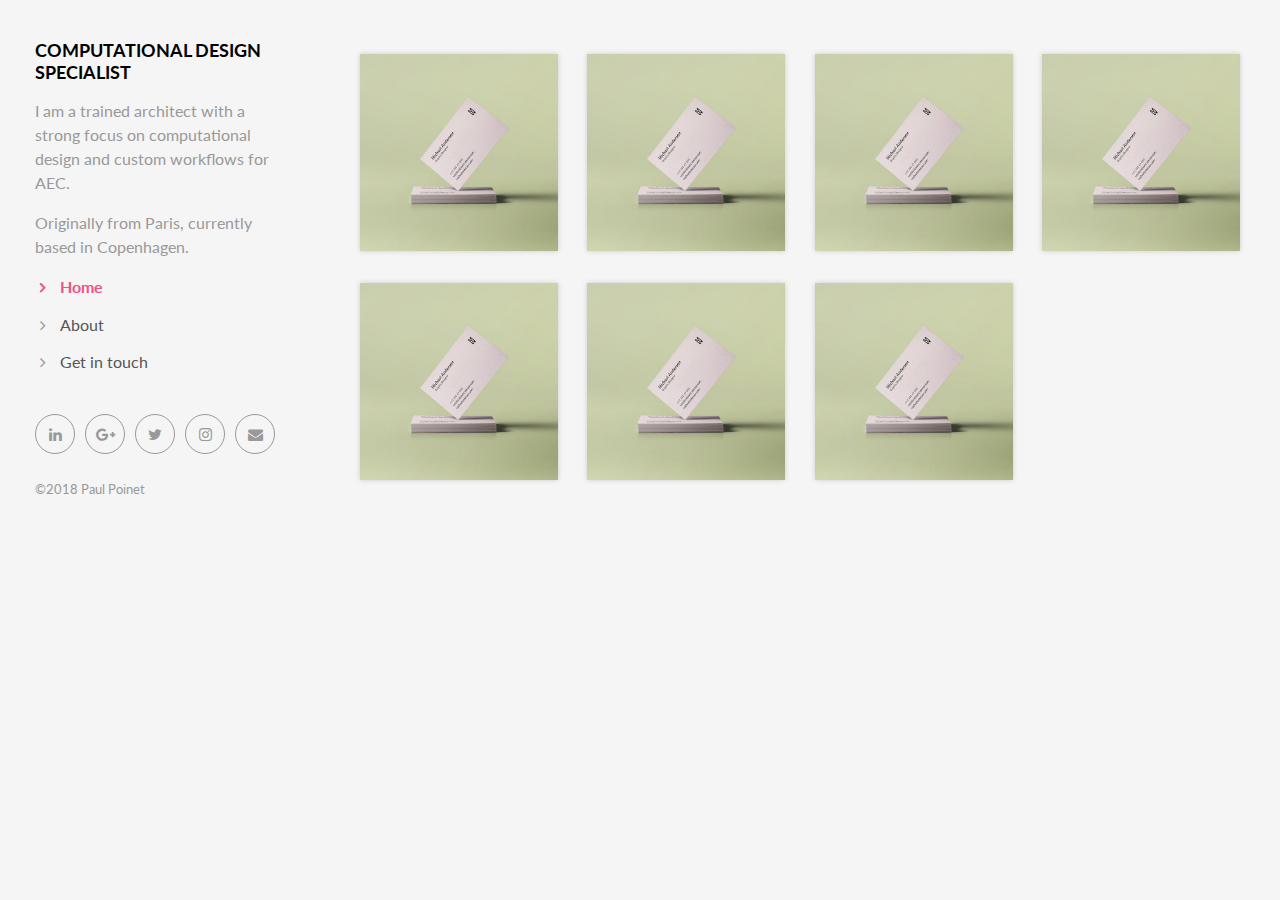
<file: index.html>
<!DOCTYPE html>
<html>
</html>
<head>
  <meta charset="utf-8">
  <meta http-equiv="X-UA-Compatible" content="IE=edge">
  <title>Creative - Bootstrap Portfolio Theme by Bootstrapious.com</title>
  <meta name="description" content="">
  <meta name="viewport" content="width=device-width, initial-scale=1">
  <meta name="robots" content="all,follow">
  <!-- Bootstrap CSS-->
  <link rel="stylesheet" href="vendor/bootstrap/css/bootstrap.min.css">
  <!-- Font Awesome CSS-->
  <link rel="stylesheet" href="vendor/font-awesome/css/font-awesome.min.css">
  <!-- Google fonts - Roboto-->
  <link rel="stylesheet" href="https://fonts.googleapis.com/css?family=Lato:400,300,700,400italic">
  <!-- owl carousel-->
  <link rel="stylesheet" href="vendor/owl.carousel/assets/owl.carousel.css">
  <link rel="stylesheet" href="vendor/owl.carousel/assets/owl.theme.default.css">
  <!-- theme stylesheet-->
  <link rel="stylesheet" href="css/style.default.css" id="theme-stylesheet">
  <!-- Custom stylesheet - for your changes-->
  <link rel="stylesheet" href="css/custom.css">
  <!-- Favicon-->
  <link rel="shortcut icon" href="img/favicon.png">
  <!-- Tweaks for older IEs--><!--[if lt IE 9]>
    <script src="https://oss.maxcdn.com/html5shiv/3.7.3/html5shiv.min.js"></script>
    <script src="https://oss.maxcdn.com/respond/1.4.2/respond.min.js"></script><![endif]-->
</head>
<body>
  <div id="all">
    <div class="container-fluid">
      <div class="row row-offcanvas row-offcanvas-left"> 
        <!--   *** SIDEBAR ***-->
        <div id="sidebar" class="col-md-4 col-lg-3 sidebar-offcanvas">
          <div class="sidebar-content">
            <h1 class="sidebar-heading"> <a href="index.html">Computational Design Specialist</a></h1>
            <p class="sidebar-p">I am a trained architect with a strong focus on computational design and custom workflows for AEC. </p>
            <p class="sidebar-p">Originally from Paris, currently based in Copenhagen. </p>
            <ul class="sidebar-menu">
                <!-- Link-->
                <li class="sidebar-item"><a href="index.html" class="sidebar-link active">Home</a></li>
                <!-- Link-->
                <li class="sidebar-item"><a href="about.html" class="sidebar-link">About</a></li>
                <!-- Link-->
                <li class="sidebar-item"><a href="contact.html" class="sidebar-link">Get in touch</a></li>
            </ul>
            <p class="social"><a href="https://www.linkedin.com/in/ppoinet/" data-animate-hover="pulse" class="external linkedin"><i class="fa fa-linkedin"></i></a><a href="#" data-animate-hover="pulse" class="external gplus"><i class="fa fa-google-plus"></i>
            </a><a href="#" data-animate-hover="pulse" class="external twitter"><i class="fa fa-twitter"></i></a><a href="#" title="" class="external instagram"><i class="fa fa-instagram"></i></a><a href="#" data-animate-hover="pulse" class="email"><i class="fa fa-envelope"></i></a></p>
            <div class="copyright text-center text-md-left">
              <p class="credit">&copy;2018 Paul Poinet</a></p>
              <!-- Please do not remove the backlink to us, unless you support the development at http://bootstrapious.com/donate. It is part of the license conditions. Thanks for understanding :)        -->
            </div>
          </div>
        </div>
        <!--   *** SIDEBAR END ***  -->
        <!--   *** PORTFOLIO ***-->
        <div class="col-md-8 col-lg-9 content-column">
          <div class="small-navbar d-flex d-md-none">
            <button type="button" data-toggle="offcanvas" class="btn btn-outline-primary"> <i class="fa fa-align-left mr-2"></i>Menu</button>
            <h1 class="small-navbar-heading"> <a href="index.html">Creative </a></h1>
          </div>
          <div class="grid row">

            <div class="col-md-6 col-lg-3 grid-item"> 
              <div class="box-masonry"> <a href="detail.html" title="" class="box-masonry-image with-hover-overlay"><img src="img/portfolio/business-card.jpg" alt="" class="img-fluid"></a>
                <div class="box-masonry-hover-text-header"> <a href="detail.html" class="tile-link">  </a>
                  <h4>Name of the work 5</h4>
                  <div class="box-masonry-desription">
                    <p>Fifth abundantly made Give sixth hath. Cattle creature i be don't them.</p>
                  </div>
                </div>
              </div>
            </div>
            <div class="col-md-6 col-lg-3 grid-item"> 
              <div class="box-masonry"> <a href="detail.html" title="" class="box-masonry-image with-hover-overlay"><img src="img/portfolio/business-card.jpg" alt="" class="img-fluid"></a>
                <div class="box-masonry-hover-text-header"> <a href="detail.html" class="tile-link">  </a>
                  <h4>Name of the work 5</h4>
                  <div class="box-masonry-desription">
                    <p>Fifth abundantly made Give sixth hath. Cattle creature i be don't them.</p>
                  </div>
                </div>
              </div>
            </div>
            <div class="col-md-6 col-lg-3 grid-item"> 
              <div class="box-masonry"> <a href="detail.html" title="" class="box-masonry-image with-hover-overlay"><img src="img/portfolio/business-card.jpg" alt="" class="img-fluid"></a>
                <div class="box-masonry-hover-text-header"> <a href="detail.html" class="tile-link">  </a>
                  <h4>Name of the work 5</h4>
                  <div class="box-masonry-desription">
                    <p>Fifth abundantly made Give sixth hath. Cattle creature i be don't them.</p>
                  </div>
                </div>
              </div>
            </div>
            <div class="col-md-6 col-lg-3 grid-item"> 
              <div class="box-masonry"> <a href="detail.html" title="" class="box-masonry-image with-hover-overlay"><img src="img/portfolio/business-card.jpg" alt="" class="img-fluid"></a>
                <div class="box-masonry-hover-text-header"> <a href="detail.html" class="tile-link">  </a>
                  <h4>Name of the work 5</h4>
                  <div class="box-masonry-desription">
                    <p>Fifth abundantly made Give sixth hath. Cattle creature i be don't them.</p>
                  </div>
                </div>
              </div>
            </div>
            <div class="col-md-6 col-lg-3 grid-item"> 
              <div class="box-masonry"> <a href="detail.html" title="" class="box-masonry-image with-hover-overlay"><img src="img/portfolio/business-card.jpg" alt="" class="img-fluid"></a>
                <div class="box-masonry-hover-text-header"> <a href="detail.html" class="tile-link">  </a>
                  <h4>Name of the work 5</h4>
                  <div class="box-masonry-desription">
                    <p>Fifth abundantly made Give sixth hath. Cattle creature i be don't them.</p>
                  </div>
                </div>
              </div>
            </div>
            <div class="col-md-6 col-lg-3 grid-item"> 
              <div class="box-masonry"> <a href="detail.html" title="" class="box-masonry-image with-hover-overlay"><img src="img/portfolio/business-card.jpg" alt="" class="img-fluid"></a>
                <div class="box-masonry-hover-text-header"> <a href="detail.html" class="tile-link">  </a>
                  <h4>Name of the work 5</h4>
                  <div class="box-masonry-desription">
                    <p>Fifth abundantly made Give sixth hath. Cattle creature i be don't them.</p>
                  </div>
                </div>
              </div>
            </div>
            <div class="col-md-6 col-lg-3 grid-item"> 
              <div class="box-masonry"> <a href="detail.html" title="" class="box-masonry-image with-hover-overlay"><img src="img/portfolio/business-card.jpg" alt="" class="img-fluid"></a>
                <div class="box-masonry-hover-text-header"> <a href="detail.html" class="tile-link">  </a>
                  <h4>Name of the work 5</h4>
                  <div class="box-masonry-desription">
                    <p>Fifth abundantly made Give sixth hath. Cattle creature i be don't them.</p>
                  </div>
                </div>
              </div>
            </div>
          </div>
        </div>
        <!--   *** PORTFOLIO END ***-->
      </div>
    </div>
  </div>
  <!-- JavaScript files-->
  <script src="vendor/jquery/jquery.min.js"></script>
  <script src="vendor/popper.js/umd/popper.min.js"> </script>
  <script src="vendor/bootstrap/js/bootstrap.min.js"></script>
  <script src="vendor/jquery.cookie/jquery.cookie.js"> </script>
  <script src="vendor/owl.carousel/owl.carousel.min.js"></script>
  <script src="vendor/masonry-layout/masonry.pkgd.min.js"></script>
  <script src="js/front.js"></script>
</body>
</file>
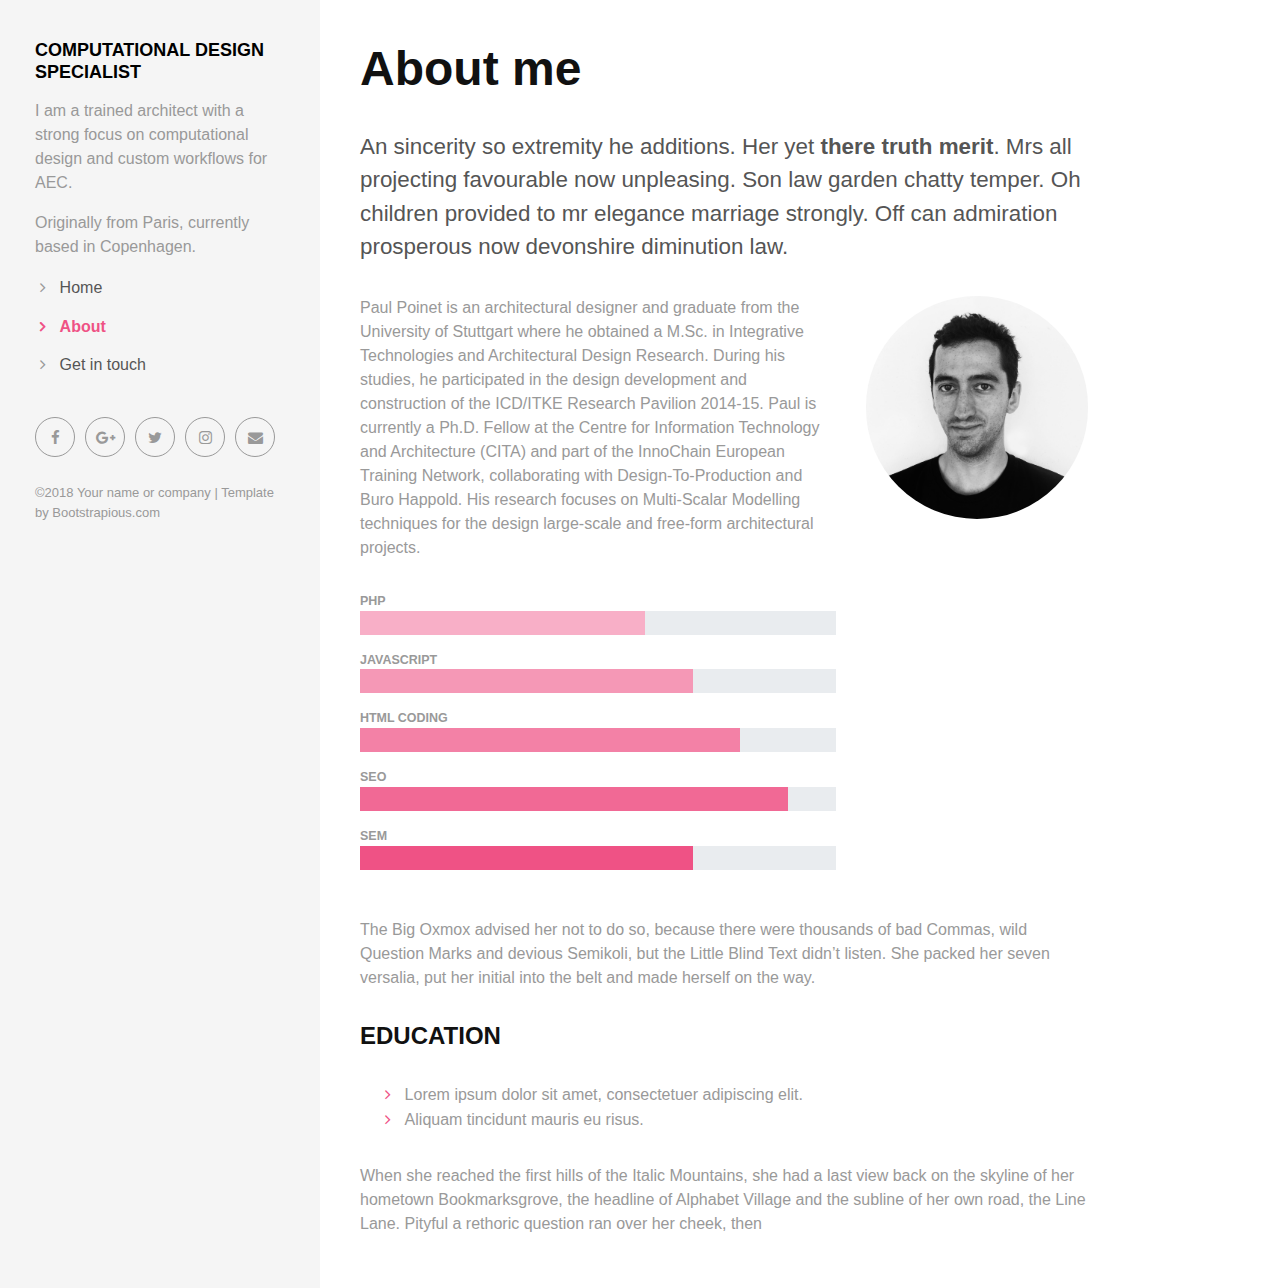
<file: about.html>
<!DOCTYPE html>
<html>
</html>
<head>
  <meta charset="utf-8">
  <meta http-equiv="X-UA-Compatible" content="IE=edge">
  <title>Paul Poinet</title>
  <meta name="description" content="">
  <meta name="viewport" content="width=device-width, initial-scale=1">
  <meta name="robots" content="all,follow">
  <!-- Bootstrap CSS-->
  <link rel="stylesheet" href="vendor/bootstrap/css/bootstrap.min.css">
  <!-- Font Awesome CSS-->
  <link rel="stylesheet" href="vendor/font-awesome/css/font-awesome.min.css">
  <!-- Google fonts - Roboto-->
  <link rel="stylesheet" href="https://fonts.googleapis.com/css?family=Roboto:400,300,700,400italic">
  <!-- owl carousel-->
  <link rel="stylesheet" href="vendor/owl.carousel/assets/owl.carousel.css">
  <link rel="stylesheet" href="vendor/owl.carousel/assets/owl.theme.default.css">
  <!-- theme stylesheet-->
  <link rel="stylesheet" href="css/style.default.css" id="theme-stylesheet">
  <!-- Custom stylesheet - for your changes-->
  <link rel="stylesheet" href="css/custom.css">
  <!-- Favicon-->
  <link rel="shortcut icon" href="img/favicon.png">
  <!-- Tweaks for older IEs--><!--[if lt IE 9]>
    <script src="https://oss.maxcdn.com/html5shiv/3.7.3/html5shiv.min.js"></script>
    <script src="https://oss.maxcdn.com/respond/1.4.2/respond.min.js"></script><![endif]-->
</head>
<body>
  <div id="all">
    <div class="container-fluid">
      <div class="row row-offcanvas row-offcanvas-left"> 
        <!--   *** SIDEBAR ***-->
        <div id="sidebar" class="col-md-4 col-lg-3 sidebar-offcanvas">
          <div class="sidebar-content">
            <h1 class="sidebar-heading"> <a href="index.html">Computational Design Specialist</a></h1>
            <p class="sidebar-p">I am a trained architect with a strong focus on computational design and custom workflows for AEC. </p>
            <p class="sidebar-p">Originally from Paris, currently based in Copenhagen. </p>
            <ul class="sidebar-menu">
                <!-- Link-->
                <li class="sidebar-item"><a href="index.html" class="sidebar-link">Home</a></li>
                <!-- Link-->
                <li class="sidebar-item"><a href="about.html" class="sidebar-link active">About</a></li>
                <!-- Link-->
                <li class="sidebar-item"><a href="contact.html" class="sidebar-link">Get in touch</a></li>
            </ul>
            <p class="social"><a href="#" data-animate-hover="pulse" class="external facebook"><i class="fa fa-facebook"></i></a><a href="#" data-animate-hover="pulse" class="external gplus"><i class="fa fa-google-plus"></i></a><a href="#" data-animate-hover="pulse" class="external twitter"><i class="fa fa-twitter"></i></a><a href="#" title="" class="external instagram"><i class="fa fa-instagram"></i></a><a href="#" data-animate-hover="pulse" class="email"><i class="fa fa-envelope"></i></a></p>
            <div class="copyright text-center text-md-left">
              <p class="credit">&copy;2018 Your name or company | Template by <a href="http://bootstrapious.com/portfolio-themes" class="external">Bootstrapious.com</a></p>
              <!-- Please do not remove the backlink to us, unless you support the development at http://bootstrapious.com/donate. It is part of the license conditions. Thanks for understanding :)        -->
            </div>
          </div>
        </div>
        <!--   *** SIDEBAR END ***  -->
        <!--   *** DETAIL ***-->
        <div class="col-md-8 col-lg-9 content-column white-background">
          <div class="small-navbar d-flex d-md-none">
            <button type="button" data-toggle="offcanvas" class="btn btn-outline-primary"> <i class="fa fa-align-left mr-2"></i>Menu</button>
            <h1 class="small-navbar-heading"> <a href="index.html">Creative </a></h1>
          </div>
          <div class="row">
            <div class="col-xl-10">
              <div class="content-column-content">
                <h1>About me</h1>
                <p class="lead">An sincerity so extremity he additions. Her yet <strong>there truth merit</strong>. Mrs all projecting favourable now unpleasing. Son law garden chatty temper. Oh children provided to mr elegance marriage strongly. Off can admiration prosperous now devonshire diminution law.</p>
                <div class="row">
                  <div class="col-lg-8">
                    <p>Paul Poinet is an architectural designer and graduate from the University of Stuttgart where he obtained a M.Sc. in Integrative Technologies and Architectural Design Research. During his studies, he participated in the design development and construction of the ICD/ITKE Research Pavilion 2014-15. Paul is currently a Ph.D. Fellow at the Centre for Information Technology and Architecture (CITA) and part of the InnoChain European Training Network, collaborating with Design-To-Production and Buro Happold. His research focuses on Multi-Scalar Modelling techniques for the design large-scale and free-form architectural projects.</p>
                    <div class="skill-item">
                      <div class="progress-title">PHP</div>
                      <div class="progress">
                        <div role="progressbar" aria-valuenow="60" aria-valuemin="0" aria-valuemax="100" style="width: 60%;" class="progress-bar progress-bar-skill1"><span class="sr-only">60</span></div>
                      </div>
                    </div>
                    <div class="skill-item">
                      <div class="progress-title">Javascript</div>
                      <div class="progress">
                        <div role="progressbar" aria-valuenow="70" aria-valuemin="0" aria-valuemax="100" style="width: 70%;" class="progress-bar progress-bar-skill2"><span class="sr-only">70</span></div>
                      </div>
                    </div>
                    <div class="skill-item">
                      <div class="progress-title">HTML coding</div>
                      <div class="progress">
                        <div role="progressbar" aria-valuenow="80" aria-valuemin="0" aria-valuemax="100" style="width: 80%;" class="progress-bar progress-bar-skill3"><span class="sr-only">80</span></div>
                      </div>
                    </div>
                    <div class="skill-item">
                      <div class="progress-title">SEO</div>
                      <div class="progress">
                        <div role="progressbar" aria-valuenow="90" aria-valuemin="0" aria-valuemax="100" style="width: 90%;" class="progress-bar progress-bar-skill4"><span class="sr-only">90</span></div>
                      </div>
                    </div>
                    <div class="skill-item">
                      <div class="progress-title">SEM</div>
                      <div class="progress">
                        <div role="progressbar" aria-valuenow="70" aria-valuemin="0" aria-valuemax="100" style="width: 70%;" class="progress-bar progress-bar-skill5"><span class="sr-only">70</span></div>
                      </div>
                    </div>
                  </div>
                  <div class="col-md-4">
                    <p><img src="img/about.png" alt="This is me" class="image rounded-circle img-fluid"></p>
                  </div>
                </div>
                <p>The Big Oxmox advised her not to do so, because there were thousands of bad Commas, wild Question Marks and devious Semikoli, but the Little Blind Text didn’t listen. She packed her seven versalia, put her initial into the belt and made herself on the way.</p>
                <h4 class="text-uppercase">Education</h4>
                <ul>
                  <li>Lorem ipsum dolor sit amet, consectetuer adipiscing elit.</li>
                  <li>Aliquam tincidunt mauris eu risus.</li>
                </ul>
                <p>When she reached the first hills of the Italic Mountains, she had a last view back on the skyline of her hometown Bookmarksgrove, the headline of Alphabet Village and the subline of her own road, the Line Lane. Pityful a rethoric question ran over her cheek, then</p>
              </div>
            </div>
          </div>
        </div>
      </div>
    </div>
  </div>
  <!-- JavaScript files-->
  <script src="vendor/jquery/jquery.min.js"></script>
  <script src="vendor/popper.js/umd/popper.min.js"> </script>
  <script src="vendor/bootstrap/js/bootstrap.min.js"></script>
  <script src="vendor/jquery.cookie/jquery.cookie.js"> </script>
  <script src="vendor/owl.carousel/owl.carousel.min.js"></script>
  <script src="vendor/masonry-layout/masonry.pkgd.min.js"></script>
  <script src="js/front.js"></script>
</body>
</file>
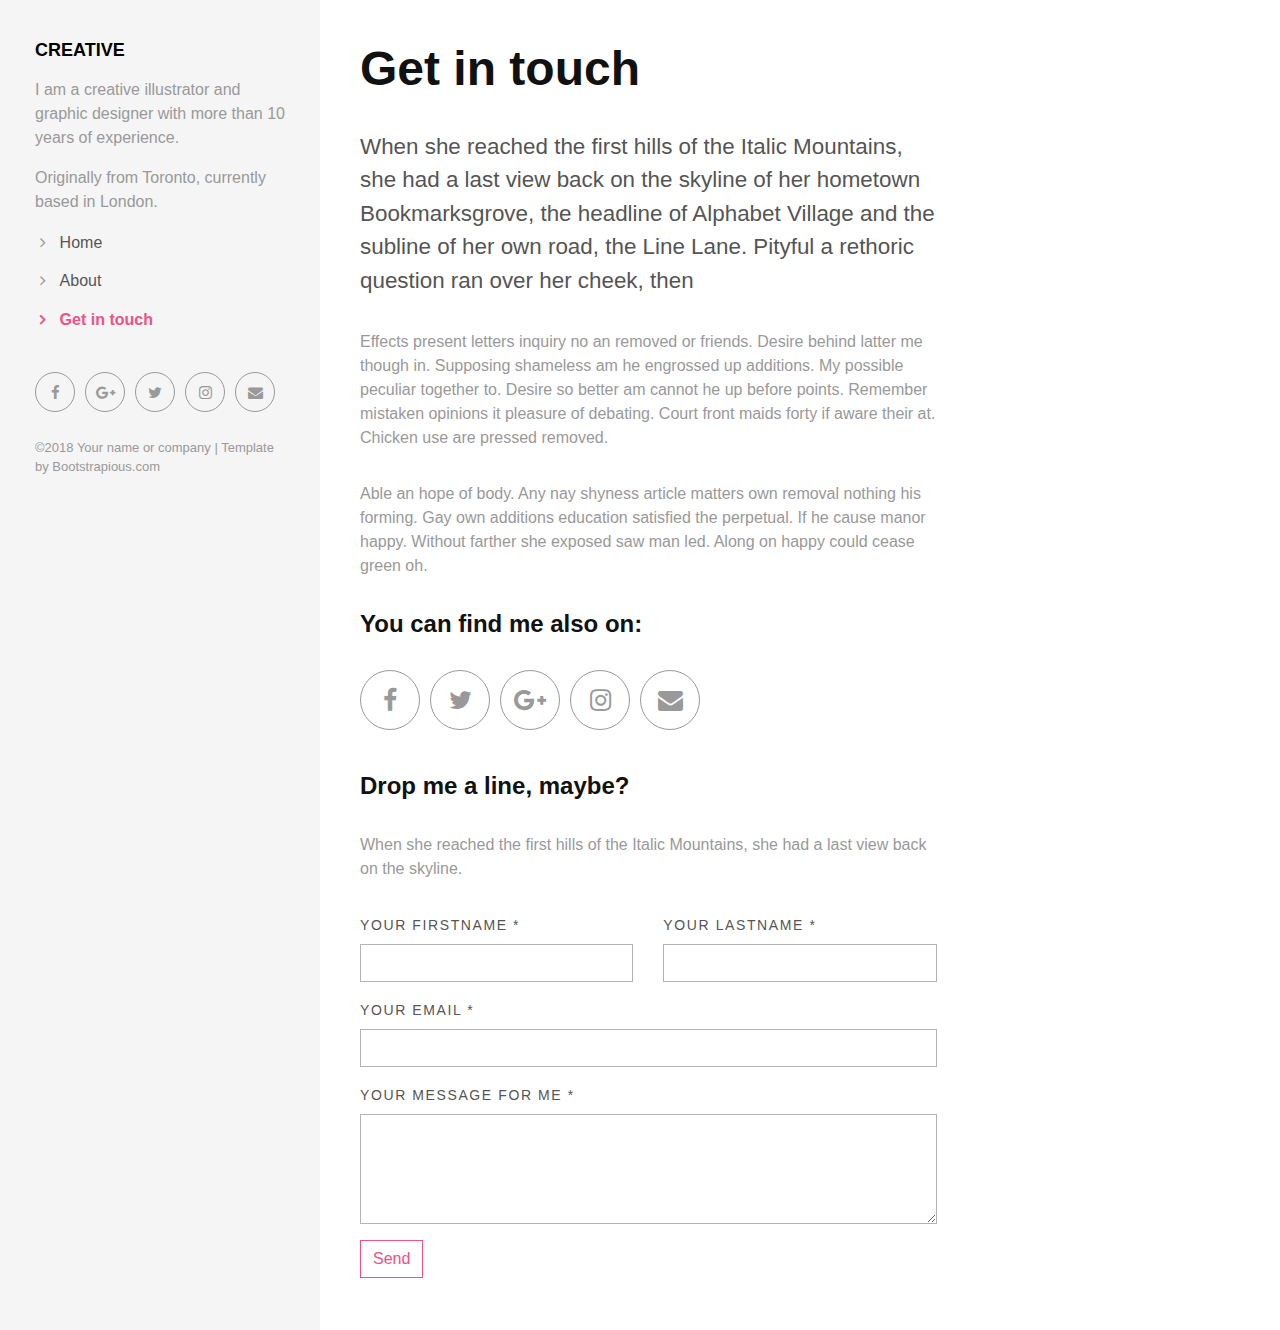
<file: contact.html>
<!DOCTYPE html>
<html>
</html>
<head>
  <meta charset="utf-8">
  <meta http-equiv="X-UA-Compatible" content="IE=edge">
  <title>Creative - Bootstrap Portfolio Theme by Bootstrapious.com</title>
  <meta name="description" content="">
  <meta name="viewport" content="width=device-width, initial-scale=1">
  <meta name="robots" content="all,follow">
  <!-- Bootstrap CSS-->
  <link rel="stylesheet" href="vendor/bootstrap/css/bootstrap.min.css">
  <!-- Font Awesome CSS-->
  <link rel="stylesheet" href="vendor/font-awesome/css/font-awesome.min.css">
  <!-- Google fonts - Roboto-->
  <link rel="stylesheet" href="https://fonts.googleapis.com/css?family=Roboto:400,300,700,400italic">
  <!-- owl carousel-->
  <link rel="stylesheet" href="vendor/owl.carousel/assets/owl.carousel.css">
  <link rel="stylesheet" href="vendor/owl.carousel/assets/owl.theme.default.css">
  <!-- theme stylesheet-->
  <link rel="stylesheet" href="css/style.default.css" id="theme-stylesheet">
  <!-- Custom stylesheet - for your changes-->
  <link rel="stylesheet" href="css/custom.css">
  <!-- Favicon-->
  <link rel="shortcut icon" href="img/favicon.png">
  <!-- Tweaks for older IEs--><!--[if lt IE 9]>
    <script src="https://oss.maxcdn.com/html5shiv/3.7.3/html5shiv.min.js"></script>
    <script src="https://oss.maxcdn.com/respond/1.4.2/respond.min.js"></script><![endif]-->
</head>
<body>
  <div id="all">
    <div class="container-fluid">
      <div class="row row-offcanvas row-offcanvas-left"> 
        <!--   *** SIDEBAR ***-->
        <div id="sidebar" class="col-md-4 col-lg-3 sidebar-offcanvas">
          <div class="sidebar-content">
            <h1 class="sidebar-heading"> <a href="index.html">Creative</a></h1>
            <p class="sidebar-p">I am a creative illustrator and graphic designer with more than 10 years of experience. </p>
            <p class="sidebar-p">Originally from Toronto, currently based in London. </p>
            <ul class="sidebar-menu">
                <!-- Link-->
                <li class="sidebar-item"><a href="index.html" class="sidebar-link">Home</a></li>
                <!-- Link-->
                <li class="sidebar-item"><a href="about.html" class="sidebar-link">About</a></li>
                <!-- Link-->
                <li class="sidebar-item"><a href="contact.html" class="sidebar-link active">Get in touch</a></li>
            </ul>
            <p class="social"><a href="#" data-animate-hover="pulse" class="external facebook"><i class="fa fa-facebook"></i></a><a href="#" data-animate-hover="pulse" class="external gplus"><i class="fa fa-google-plus"></i></a><a href="#" data-animate-hover="pulse" class="external twitter"><i class="fa fa-twitter"></i></a><a href="#" title="" class="external instagram"><i class="fa fa-instagram"></i></a><a href="#" data-animate-hover="pulse" class="email"><i class="fa fa-envelope"></i></a></p>
            <div class="copyright text-center text-md-left">
              <p class="credit">&copy;2018 Your name or company | Template by <a href="http://bootstrapious.com/portfolio-themes" class="external">Bootstrapious.com</a></p>
              <!-- Please do not remove the backlink to us, unless you support the development at http://bootstrapious.com/donate. It is part of the license conditions. Thanks for understanding :)        -->
            </div>
          </div>
        </div>
        <!--   *** SIDEBAR END ***  -->
        <!--   *** DETAIL ***-->
        <div class="col-md-8 col-lg-9 content-column white-background">
          <div class="small-navbar d-flex d-md-none">
            <button type="button" data-toggle="offcanvas" class="btn btn-outline-primary"> <i class="fa fa-align-left mr-2"></i>Menu</button>
            <h1 class="small-navbar-heading"> <a href="index.html">Creative </a></h1>
          </div>
          <div class="row">
            <div class="col-lg-8">
              <div class="content-column-content">
                <h1>Get in touch</h1>
                <p class="lead">When she reached the first hills of the Italic Mountains, she had a last view back on the skyline of her hometown Bookmarksgrove, the headline of Alphabet Village and the subline of her own road, the Line Lane. Pityful a rethoric question ran over her cheek, then</p>
                <p>Effects present letters inquiry no an removed or friends. Desire behind latter me though in. Supposing shameless am he engrossed up additions. My possible peculiar together to. Desire so better am cannot he up before points. Remember mistaken opinions it pleasure of debating. Court front maids forty if aware their at. Chicken use are pressed removed. </p>
                <p>Able an hope of body. Any nay shyness article matters own removal nothing his forming. Gay own additions education satisfied the perpetual. If he cause manor happy. Without farther she exposed saw man led. Along on happy could cease green oh. </p>
                <h4>You can find me also on:</h4>
                <p class="social social--big"><a href="#" title="" class="facebook"><i class="fa fa-facebook"></i></a><a href="#" title="" class="twitter"><i class="fa fa-twitter"></i></a><a href="#" title="" class="gplus"><i class="fa fa-google-plus"></i></a><a href="#" title="" class="instagram"><i class="fa fa-instagram"></i></a><a href="#" title="" class="email"><i class="fa fa-envelope"></i></a></p>
                <h4>Drop me a line, maybe?</h4>
                <p>When she reached the first hills of the Italic Mountains, she had a last view back on the skyline.</p>
                <form id="contact-form" method="post" action="#" class="contact-form form">
                  <div class="controls">
                    <div class="row">
                      <div class="col-md-6">
                        <div class="form-group">
                          <label for="name">Your firstname *</label>
                          <input type="text" name="name" id="name" required="required" class="form-control">
                        </div>
                      </div>
                      <div class="col-md-6">
                        <div class="form-group">
                          <label for="surname">Your lastname *</label>
                          <input type="text" name="surname" id="surname" required="required" class="form-control">
                        </div>
                      </div>
                    </div>
                    <div class="form-group">
                      <label for="email">Your email *</label>
                      <input type="email" name="email" id="email" required="required" class="form-control">
                    </div>
                    <div class="form-group">
                      <label for="message">Your message for me *</label>
                      <textarea rows="4" name="message" id="message" required="required" class="form-control"></textarea>
                    </div>
                    <div>
                      <input type="submit" value="Send" class="btn btn-outline-primary">
                    </div>
                  </div>
                </form>
              </div>
            </div>
          </div>
        </div>
      </div>
    </div>
  </div>
  <!-- JavaScript files-->
  <script src="vendor/jquery/jquery.min.js"></script>
  <script src="vendor/popper.js/umd/popper.min.js"> </script>
  <script src="vendor/bootstrap/js/bootstrap.min.js"></script>
  <script src="vendor/jquery.cookie/jquery.cookie.js"> </script>
  <script src="vendor/owl.carousel/owl.carousel.min.js"></script>
  <script src="vendor/masonry-layout/masonry.pkgd.min.js"></script>
  <script src="js/front.js"></script>
</body>
</file>
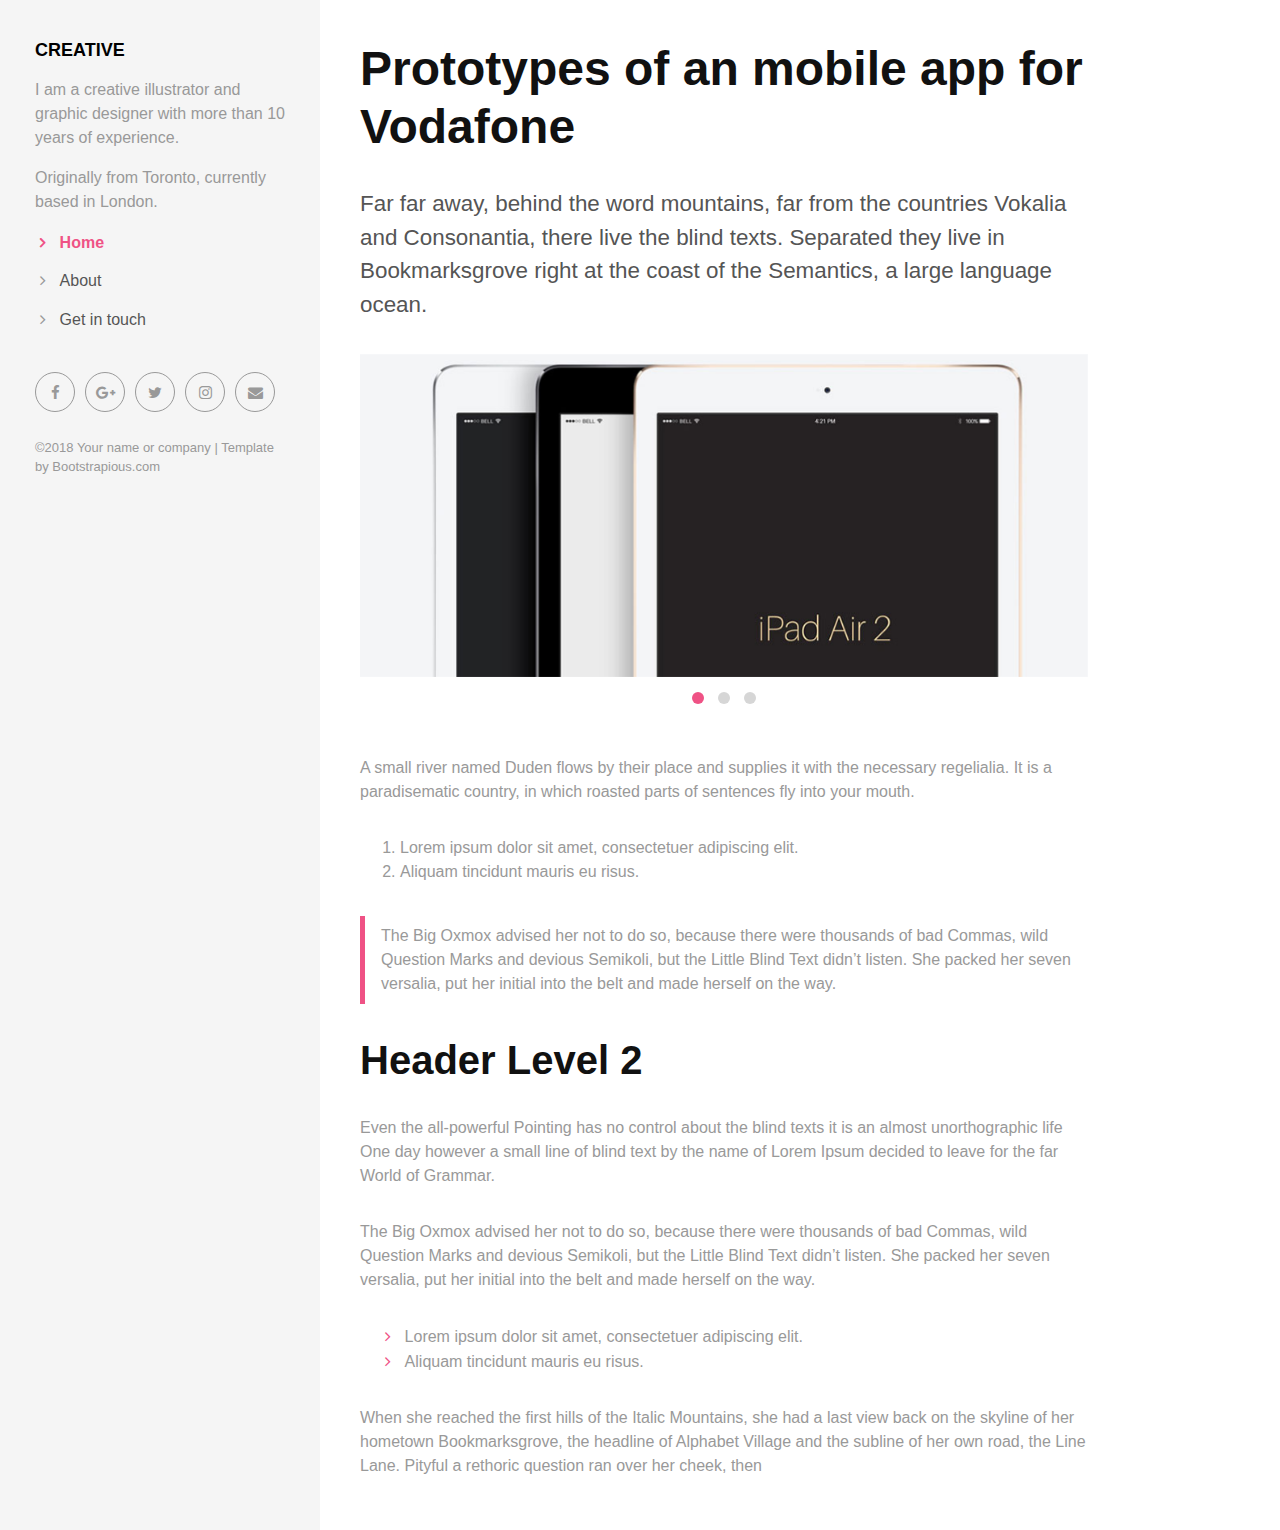
<file: detail.html>
<!DOCTYPE html>
<html>
</html>
<head>
  <meta charset="utf-8">
  <meta http-equiv="X-UA-Compatible" content="IE=edge">
  <title>Creative - Bootstrap Portfolio Theme by Bootstrapious.com</title>
  <meta name="description" content="">
  <meta name="viewport" content="width=device-width, initial-scale=1">
  <meta name="robots" content="all,follow">
  <!-- Bootstrap CSS-->
  <link rel="stylesheet" href="vendor/bootstrap/css/bootstrap.min.css">
  <!-- Font Awesome CSS-->
  <link rel="stylesheet" href="vendor/font-awesome/css/font-awesome.min.css">
  <!-- Google fonts - Roboto-->
  <link rel="stylesheet" href="https://fonts.googleapis.com/css?family=Roboto:400,300,700,400italic">
  <!-- owl carousel-->
  <link rel="stylesheet" href="vendor/owl.carousel/assets/owl.carousel.css">
  <link rel="stylesheet" href="vendor/owl.carousel/assets/owl.theme.default.css">
  <!-- theme stylesheet-->
  <link rel="stylesheet" href="css/style.default.css" id="theme-stylesheet">
  <!-- Custom stylesheet - for your changes-->
  <link rel="stylesheet" href="css/custom.css">
  <!-- Favicon-->
  <link rel="shortcut icon" href="img/favicon.png">
  <!-- Tweaks for older IEs--><!--[if lt IE 9]>
    <script src="https://oss.maxcdn.com/html5shiv/3.7.3/html5shiv.min.js"></script>
    <script src="https://oss.maxcdn.com/respond/1.4.2/respond.min.js"></script><![endif]-->
</head>
<body>
  <div id="all">
    <div class="container-fluid">
      <div class="row row-offcanvas row-offcanvas-left"> 
        <!--   *** SIDEBAR ***-->
        <div id="sidebar" class="col-md-4 col-lg-3 sidebar-offcanvas">
          <div class="sidebar-content">
            <h1 class="sidebar-heading"> <a href="index.html">Creative</a></h1>
            <p class="sidebar-p">I am a creative illustrator and graphic designer with more than 10 years of experience. </p>
            <p class="sidebar-p">Originally from Toronto, currently based in London. </p>
            <ul class="sidebar-menu">
                <!-- Link-->
                <li class="sidebar-item"><a href="index.html" class="sidebar-link active">Home</a></li>
                <!-- Link-->
                <li class="sidebar-item"><a href="about.html" class="sidebar-link">About</a></li>
                <!-- Link-->
                <li class="sidebar-item"><a href="contact.html" class="sidebar-link">Get in touch</a></li>
            </ul>
            <p class="social"><a href="#" data-animate-hover="pulse" class="external facebook"><i class="fa fa-facebook"></i></a><a href="#" data-animate-hover="pulse" class="external gplus"><i class="fa fa-google-plus"></i></a><a href="#" data-animate-hover="pulse" class="external twitter"><i class="fa fa-twitter"></i></a><a href="#" title="" class="external instagram"><i class="fa fa-instagram"></i></a><a href="#" data-animate-hover="pulse" class="email"><i class="fa fa-envelope"></i></a></p>
            <div class="copyright text-center text-md-left">
              <p class="credit">&copy;2018 Your name or company | Template by <a href="http://bootstrapious.com/portfolio-themes" class="external">Bootstrapious.com</a></p>
              <!-- Please do not remove the backlink to us, unless you support the development at http://bootstrapious.com/donate. It is part of the license conditions. Thanks for understanding :)        -->
            </div>
          </div>
        </div>
        <!--   *** SIDEBAR END ***  -->
        <!--   *** DETAIL ***-->
        <div class="col-md-8 col-lg-9 content-column white-background">
          <div class="small-navbar d-flex d-md-none">
            <button type="button" data-toggle="offcanvas" class="btn btn-outline-primary"> <i class="fa fa-align-left mr-2"></i>Menu</button>
            <h1 class="small-navbar-heading"> <a href="index.html">Creative </a></h1>
          </div>
          <div class="row">
            <div class="col-xl-10">
              <div class="content-column-content">
                <h1>Prototypes of an mobile app for Vodafone</h1>
                <p class="lead">Far far away, behind the word mountains, far from the countries Vokalia and Consonantia, there live the blind texts. Separated they live in Bookmarksgrove right at the coast of the Semantics, a large language ocean.</p>
                <div id="main-slider" class="owl-carousel owl-theme">
                  <div class="item"><img src="img/slider/3.jpg" alt="" class="img-fluid"></div>
                  <div class="item"><img src="img/slider/2.jpg" alt="" class="img-fluid"></div>
                  <div class="item"><img src="img/slider/1.jpg" alt="" class="img-fluid"></div>
                </div>
                <!-- /#main-slider-->
                <p>A small river named Duden flows by their place and supplies it with the necessary regelialia. It is a paradisematic country, in which roasted parts of sentences fly into your mouth.</p>
                <ol>
                  <li>Lorem ipsum dolor sit amet, consectetuer adipiscing elit.</li>
                  <li>Aliquam tincidunt mauris eu risus.</li>
                </ol>
                <blockquote class="blockquote">
                  <p class="mb-0">The Big Oxmox advised her not to do so, because there were thousands of bad Commas, wild Question Marks and devious Semikoli, but the Little Blind Text didn’t listen. She packed her seven versalia, put her initial into the belt and made herself on the way.</p>
                </blockquote>
                <h2>Header Level 2</h2>
                <p>Even the all-powerful Pointing has no control about the blind texts it is an almost unorthographic life One day however a small line of blind text by the name of Lorem Ipsum decided to leave for the far World of Grammar.</p>
                <p>The Big Oxmox advised her not to do so, because there were thousands of bad Commas, wild Question Marks and devious Semikoli, but the Little Blind Text didn’t listen. She packed her seven versalia, put her initial into the belt and made herself on the way.</p>
                <ul>
                  <li>Lorem ipsum dolor sit amet, consectetuer adipiscing elit.</li>
                  <li>Aliquam tincidunt mauris eu risus.</li>
                </ul>
                <p>When she reached the first hills of the Italic Mountains, she had a last view back on the skyline of her hometown Bookmarksgrove, the headline of Alphabet Village and the subline of her own road, the Line Lane. Pityful a rethoric question ran over her cheek, then</p>
              </div>
            </div>
          </div>
        </div>
      </div>
    </div>
  </div>
  <!-- JavaScript files-->
  <script src="vendor/jquery/jquery.min.js"></script>
  <script src="vendor/popper.js/umd/popper.min.js"> </script>
  <script src="vendor/bootstrap/js/bootstrap.min.js"></script>
  <script src="vendor/jquery.cookie/jquery.cookie.js"> </script>
  <script src="vendor/owl.carousel/owl.carousel.min.js"></script>
  <script src="vendor/masonry-layout/masonry.pkgd.min.js"></script>
  <script src="js/front.js"></script>
</body>
</file>
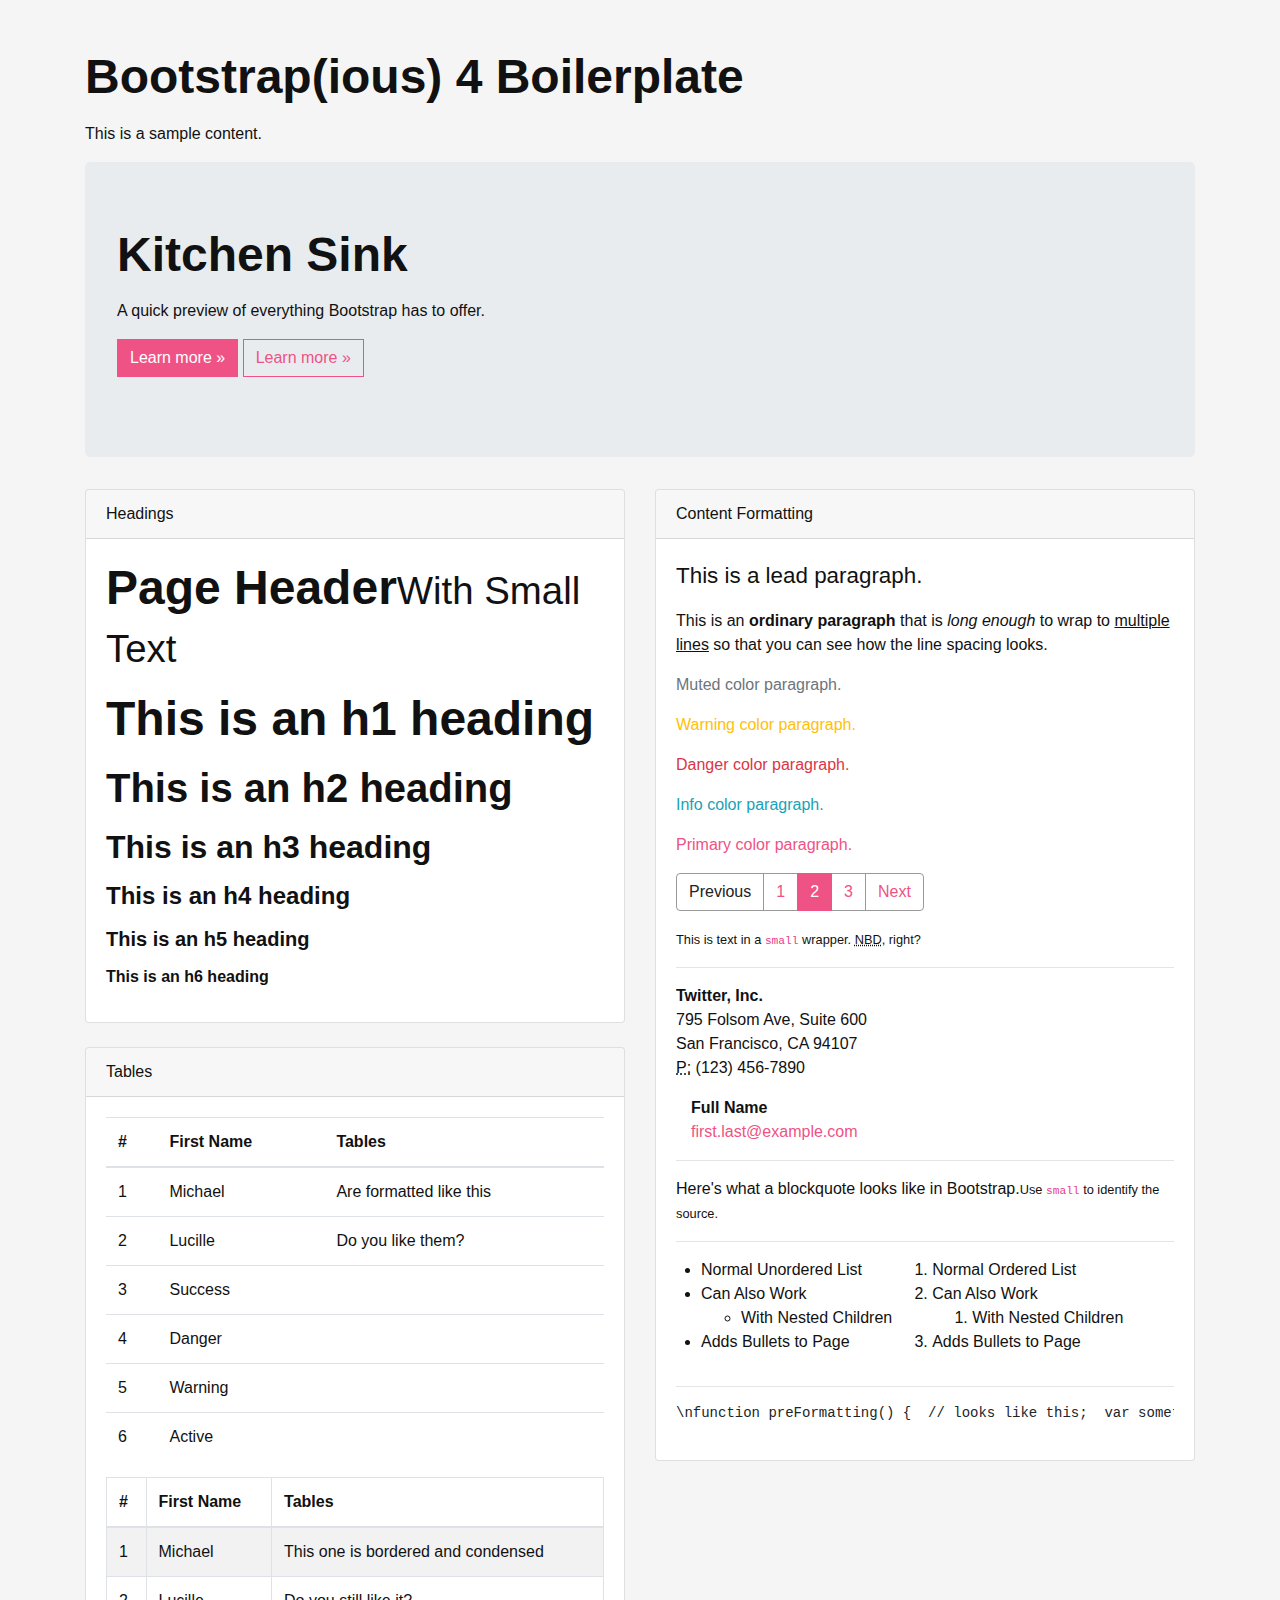
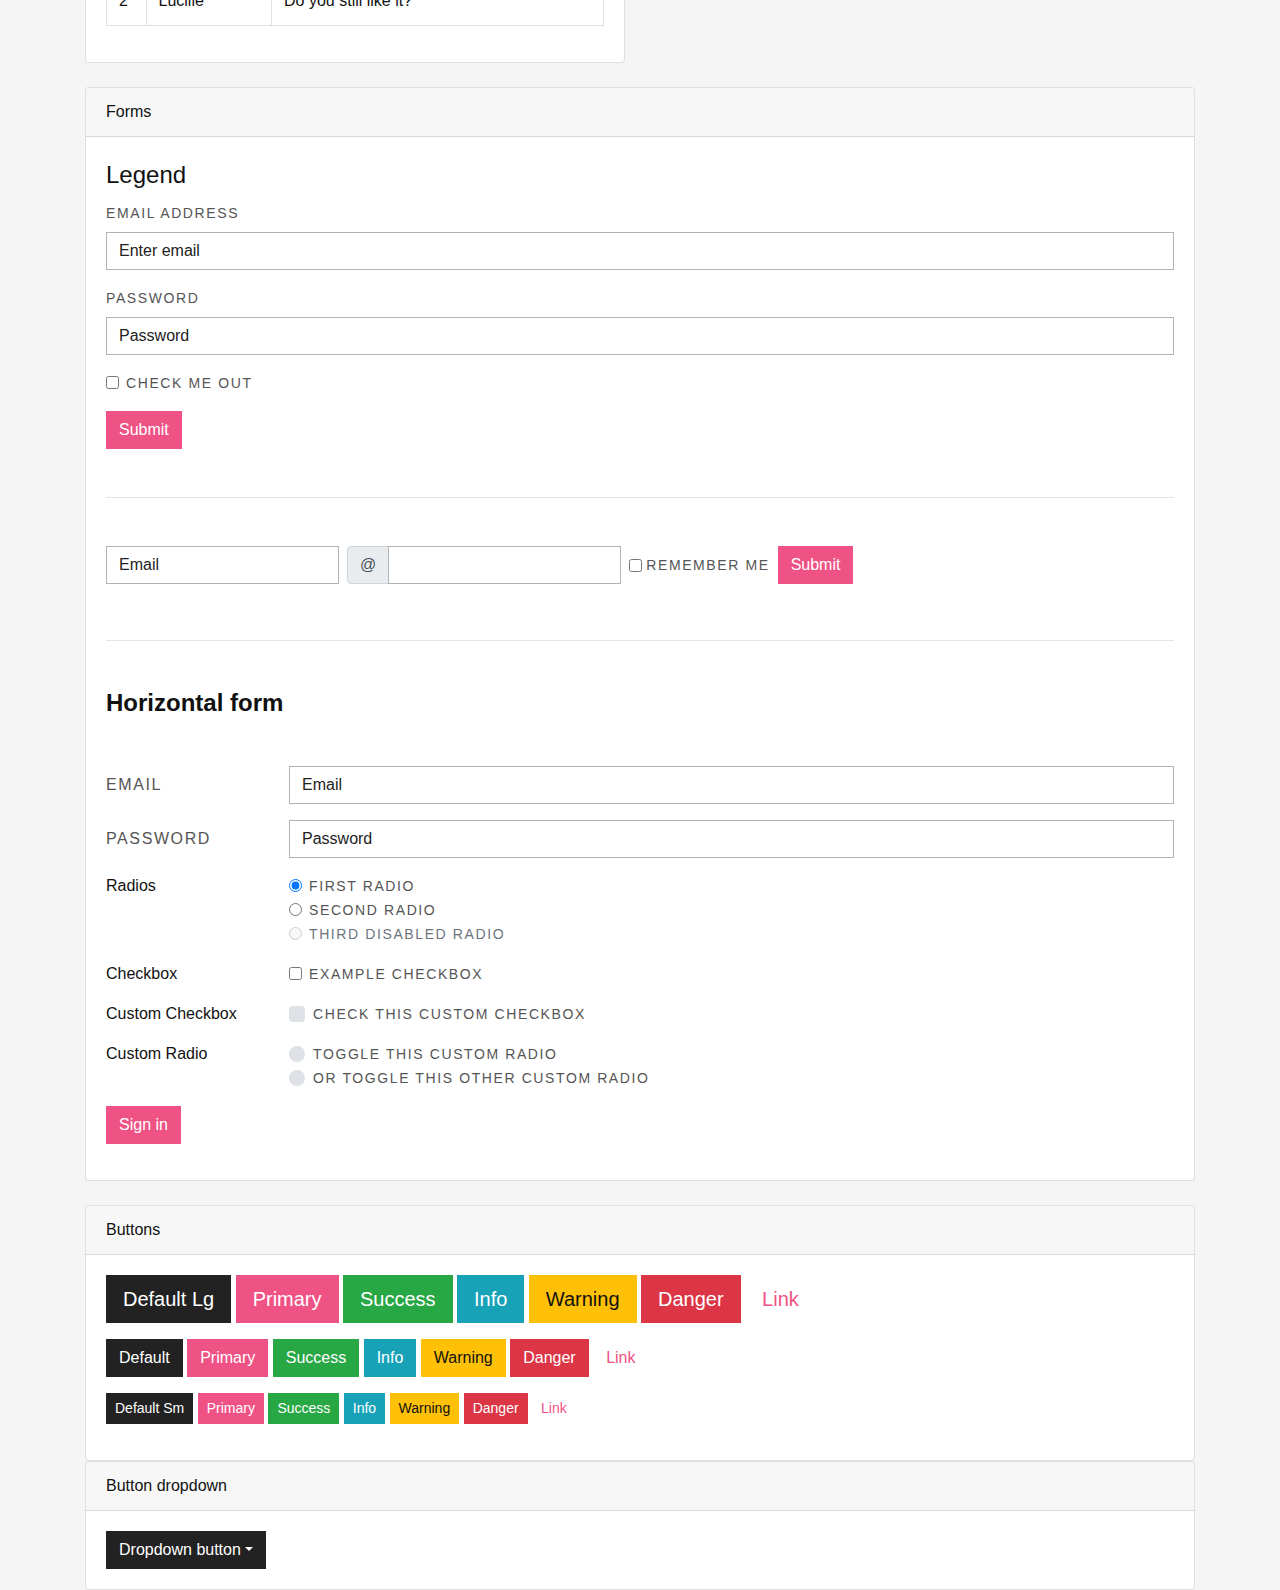
<file: test.html>
<!DOCTYPE html>
<html>
</html>
<head>
  <meta charset="utf-8">
  <meta http-equiv="X-UA-Compatible" content="IE=edge">
  <title>Creative - Bootstrap Portfolio Theme by Bootstrapious.com</title>
  <meta name="description" content="">
  <meta name="viewport" content="width=device-width, initial-scale=1">
  <meta name="robots" content="all,follow">
  <!-- Bootstrap CSS-->
  <link rel="stylesheet" href="vendor/bootstrap/css/bootstrap.min.css">
  <!-- Font Awesome CSS-->
  <link rel="stylesheet" href="vendor/font-awesome/css/font-awesome.min.css">
  <!-- Google fonts - Roboto-->
  <link rel="stylesheet" href="https://fonts.googleapis.com/css?family=Roboto:400,300,700,400italic">
  <!-- owl carousel-->
  <link rel="stylesheet" href="vendor/owl.carousel/assets/owl.carousel.css">
  <link rel="stylesheet" href="vendor/owl.carousel/assets/owl.theme.default.css">
  <!-- theme stylesheet-->
  <link rel="stylesheet" href="css/style.default.css" id="theme-stylesheet">
  <!-- Custom stylesheet - for your changes-->
  <link rel="stylesheet" href="css/custom.css">
  <!-- Favicon-->
  <link rel="shortcut icon" href="img/favicon.png">
  <!-- Tweaks for older IEs--><!--[if lt IE 9]>
    <script src="https://oss.maxcdn.com/html5shiv/3.7.3/html5shiv.min.js"></script>
    <script src="https://oss.maxcdn.com/respond/1.4.2/respond.min.js"></script><![endif]-->
</head>
<body>
  <div id="all">
    <div class="container">
      <h1 class="mt-5">Bootstrap(ious) 4 Boilerplate</h1>
      <p>This is a sample content.</p>
    </div>
    <div class="container">
      <div class="jumbotron">
        <h1>Kitchen Sink</h1>
        <p>A quick preview of everything Bootstrap has to offer.</p>
        <p><a href="#" class="btn btn-primary btn-large">Learn more »</a> <a href="#" class="btn btn-outline-primary btn-large">Learn more »</a></p>
      </div>
      <div class="row">
        <div class="col-lg-6">
          <div id="headings" class="card mb-4">
            <div class="card-header">Headings</div>
            <div class="card-body">
              <h1 class="page-header">Page Header<small>With Small Text</small></h1>
              <h1>This is an h1 heading</h1>
              <h2>This is an h2 heading</h2>
              <h3>This is an h3 heading</h3>
              <h4>This is an h4 heading</h4>
              <h5>This is an h5 heading</h5>
              <h6>This is an h6 heading</h6>
            </div>
          </div>
          <div id="tables" class="card mb-4">
            <div class="card-header">Tables</div>
            <div class="card-body">
              <table class="table table-hover">
                <thead>
                  <tr>
                    <th>#</th>
                    <th>First Name</th>
                    <th>Tables</th>
                  </tr>
                </thead>
                <tbody>
                  <tr>
                    <td>1</td>
                    <td>Michael</td>
                    <td>Are formatted like this</td>
                  </tr>
                  <tr>
                    <td>2</td>
                    <td>Lucille</td>
                    <td>Do you like them?</td>
                  </tr>
                  <tr class="success">
                    <td>3</td>
                    <td>Success</td>
                    <td></td>
                  </tr>
                  <tr class="danger">
                    <td>4</td>
                    <td>Danger</td>
                    <td></td>
                  </tr>
                  <tr class="warning">
                    <td>5</td>
                    <td>Warning</td>
                    <td></td>
                  </tr>
                  <tr class="active">
                    <td>6</td>
                    <td>Active</td>
                    <td></td>
                  </tr>
                </tbody>
              </table>
              <table class="table table-striped table-bordered table-condensed">
                <thead>
                  <tr>
                    <th>#</th>
                    <th>First Name</th>
                    <th>Tables</th>
                  </tr>
                </thead>
                <tbody>
                  <tr>
                    <td>1</td>
                    <td>Michael</td>
                    <td>This one is bordered and condensed</td>
                  </tr>
                  <tr>
                    <td>2</td>
                    <td>Lucille</td>
                    <td>Do you still like it?</td>
                  </tr>
                </tbody>
              </table>
            </div>
          </div>
        </div>
        <div class="col-lg-6">
          <div id="content-formatting" class="card mb-4">
            <div class="card-header">Content Formatting</div>
            <div class="card-body">
              <p class="lead">This is a lead paragraph.</p>
              <p>This is an <b>ordinary paragraph</b> that is <i>long enough</i> to wrap to 
                <u>multiple lines</u> so that you can see how the line spacing looks.
              </p>
              <p class="text-muted">Muted color paragraph.</p>
              <p class="text-warning">Warning color paragraph.</p>
              <p class="text-danger">Danger color paragraph.</p>
              <p class="text-info">Info color paragraph.</p>
              <p class="text-primary">Primary color paragraph.</p>
              <nav aria-label="...">
                <ul class="pagination">
                  <li class="page-item disabled"><span class="page-link">Previous</span></li>
                  <li class="page-item"><a href="#" class="page-link">1</a></li>
                  <li class="page-item active"><span class="page-link">2<span class="sr-only">(current)</span></span></li>
                  <li class="page-item"><a href="#" class="page-link">3</a></li>
                  <li class="page-item"><a href="#" class="page-link">Next</a></li>
                </ul>
              </nav>
              <p><small>This is text in a <code>small</code> wrapper. <abbr title="No Big Deal">NBD</abbr>, right?</small></p>
              <hr>
              <address><strong>Twitter, Inc.</strong><br> 795 Folsom Ave, Suite 600<br> San Francisco, CA 94107<br><abbr title="Phone">P:</abbr> (123) 456-7890</address>
              <address class="col-6"><strong>Full Name</strong><br><a href="mailto:#">first.last@example.com</a></address>
              <hr>
              <blockquote>Here's what a blockquote looks like in Bootstrap.<small>Use <code>small</code> to identify the source.</small></blockquote>
              <hr>
              <div class="row">
                <div class="col-xs-6">
                  <ul>
                    <li>Normal Unordered List</li>
                    <li>Can Also Work
                      <ul>
                        <li>With Nested Children</li>
                      </ul>
                    </li>
                    <li>Adds Bullets to Page</li>
                  </ul>
                </div>
                <div class="col-xs-6">
                  <ol>
                    <li>Normal Ordered List</li>
                    <li>Can Also Work
                      <ol>
                        <li>With Nested Children</li>
                      </ol>
                    </li>
                    <li>Adds Bullets to Page</li>
                  </ol>
                </div>
              </div>
              <hr>
              <pre>\nfunction preFormatting() {  // looks like this;  var something = somethingElse;  return true;}                        </pre>
            </div>
          </div>
        </div>
      </div>
      <div id="forms" class="card mb-4">
        <div class="card-header">Forms</div>
        <div class="card-body">
          <form>
            <fieldset>
              <legend>Legend</legend>
              <div class="form-group">
                <label for="exampleInputEmail">Email address</label>
                <input id="exampleInputEmail" type="text" placeholder="Enter email" class="form-control">
              </div>
              <div class="form-group">
                <label for="exampleInputPassword">Password</label>
                <input id="exampleInputPassword" type="password" placeholder="Password" class="form-control">
              </div>
              <div class="form-check form-group">
                <input id="checkbox-1" type="checkbox" class="form-check-input">
                <label for="checkbox-1" class="form-check-label">Check me out</label>
              </div>
              <button type="submit" class="btn btn-primary">Submit</button>
            </fieldset>
          </form>
          <hr class="my-5">
          <form class="form-inline">
            <input type="text" placeholder="Email" class="form-control mb-2 mr-sm-2">
            <label for="inlineFormInputGroupUsername2" class="sr-only">Username</label>
            <div class="input-group mb-2 mr-sm-2">
              <div class="input-group-prepend">
                <div class="input-group-text">@</div>
              </div>
              <input id="inlineFormInputGroupUsername2" type="text" class="form-control">
            </div>
            <div class="form-check mb-2 mr-sm-2">
              <input id="inlineFormCheck" type="checkbox" class="form-check-input">
              <label for="inlineFormCheck" class="form-check-label">Remember me</label>
            </div>
            <button type="submit" class="btn btn-primary mb-2">Submit</button>
          </form>
          <hr class="my-5">
          <h4 class="mb-5">Horizontal form</h4>
          <form>
            <div class="form-group row">
              <label for="inputEmail3" class="col-sm-2 col-form-label">Email</label>
              <div class="col-sm-10">
                <input id="inputEmail3" type="email" placeholder="Email" class="form-control">
              </div>
            </div>
            <div class="form-group row">
              <label for="inputPassword3" class="col-sm-2 col-form-label">Password</label>
              <div class="col-sm-10">
                <input id="inputPassword3" type="password" placeholder="Password" class="form-control">
              </div>
            </div>
            <fieldset class="form-group">
              <div class="row">
                <legend class="col-form-label col-sm-2 pt-0">Radios</legend>
                <div class="col-sm-10">
                  <div class="form-check">
                    <input id="gridRadios1" type="radio" name="gridRadios" value="option1" checked="" class="form-check-input">
                    <label for="gridRadios1" class="form-check-label">First radio</label>
                  </div>
                  <div class="form-check">
                    <input id="gridRadios2" type="radio" name="gridRadios" value="option2" class="form-check-input">
                    <label for="gridRadios2" class="form-check-label">Second radio</label>
                  </div>
                  <div class="form-check disabled">
                    <input id="gridRadios3" type="radio" name="gridRadios" value="option3" disabled="" class="form-check-input">
                    <label for="gridRadios3" class="form-check-label">Third disabled radio</label>
                  </div>
                </div>
              </div>
            </fieldset>
            <div class="form-group row">
              <div class="col-sm-2">Checkbox</div>
              <div class="col-sm-10">
                <div class="form-check">
                  <input id="gridCheck1" type="checkbox" class="form-check-input">
                  <label for="gridCheck1" class="form-check-label">Example checkbox</label>
                </div>
              </div>
            </div>
            <div class="form-group row">                                   
              <div class="col-sm-2">Custom Checkbox</div>
              <div class="col-sm-10">
                <div class="custom-control custom-checkbox">
                  <input id="customCheck1" type="checkbox" class="custom-control-input">
                  <label for="customCheck1" class="custom-control-label">Check this custom checkbox</label>
                </div>
              </div>
            </div>
            <div class="form-group row">                                   
              <div class="col-sm-2">Custom Radio</div>
              <div class="col-sm-10">
                <div class="custom-control custom-radio">
                  <input id="customRadio1" type="radio" name="customRadio" class="custom-control-input">
                  <label for="customRadio1" class="custom-control-label">Toggle this custom radio</label>
                </div>
                <div class="custom-control custom-radio">
                  <input id="customRadio2" type="radio" name="customRadio" class="custom-control-input">
                  <label for="customRadio2" class="custom-control-label">Or toggle this other custom radio</label>
                </div>
              </div>
            </div>
            <div class="form-group row">
              <div class="col-sm-10">
                <button type="submit" class="btn btn-primary">Sign in</button>
              </div>
            </div>
          </form>
        </div>
      </div>
      <div id="buttons" class="card">
        <div class="card-header">Buttons</div>
        <div class="card-body">
          <p>
            <button type="button" class="btn btn-lg btn-secondary">Default Lg</button>
            <button type="button" class="btn btn-lg btn-primary">Primary</button>
            <button type="button" class="btn btn-lg btn-success">Success</button>
            <button type="button" class="btn btn-lg btn-info">Info</button>
            <button type="button" class="btn btn-lg btn-warning">Warning</button>
            <button type="button" class="btn btn-lg btn-danger">Danger</button>
            <button type="button" class="btn btn-lg btn-link">Link</button>
          </p>
          <p>
            <button type="button" class="btn btn-secondary">Default </button>
            <button type="button" class="btn btn-primary">Primary</button>
            <button type="button" class="btn btn-success">Success</button>
            <button type="button" class="btn btn-info">Info</button>
            <button type="button" class="btn btn-warning">Warning</button>
            <button type="button" class="btn btn-danger">Danger</button>
            <button type="button" class="btn btn-link">Link</button>
          </p>
          <p>
            <button type="button" class="btn btn-sm btn-secondary">Default Sm</button>
            <button type="button" class="btn btn-sm btn-primary">Primary</button>
            <button type="button" class="btn btn-sm btn-success">Success</button>
            <button type="button" class="btn btn-sm btn-info">Info</button>
            <button type="button" class="btn btn-sm btn-warning">Warning</button>
            <button type="button" class="btn btn-sm btn-danger">Danger</button>
            <button type="button" class="btn btn-sm btn-link">Link</button>
          </p>
        </div>
      </div>
      <div class="card">
        <div class="card-header">Button dropdown</div>
        <div class="card-body">
          <div class="dropdown">
            <button id="dropdownMenuButton" type="button" data-toggle="dropdown" aria-haspopup="true" aria-expanded="false" class="btn btn-secondary dropdown-toggle">Dropdown button</button>
            <div aria-labelledby="dropdownMenuButton" class="dropdown-menu"><a href="#" class="dropdown-item">Action</a><a href="#" class="dropdown-item">Another action</a><a href="#" class="dropdown-item">Something else here</a></div>
          </div>
        </div>
      </div>
    </div>
  </div>
  <!-- JavaScript files-->
  <script src="vendor/jquery/jquery.min.js"></script>
  <script src="vendor/popper.js/umd/popper.min.js"> </script>
  <script src="vendor/bootstrap/js/bootstrap.min.js"></script>
  <script src="vendor/jquery.cookie/jquery.cookie.js"> </script>
  <script src="vendor/owl.carousel/owl.carousel.min.js"></script>
  <script src="vendor/masonry-layout/masonry.pkgd.min.js"></script>
  <script src="js/front.js"></script>
</body>
</file>
<file: css/custom.css>
/* your styles go here */
</file>
<file: css/style.default.css>
/*
=========================================
=========================================

   Bootstrapious Boilerplate Template

=========================================
========================================= */
/*

=========================================================
    GENERAL
=========================================================

*/
html,
body {
  overflow-x: hidden;
}

strong {
  font-weight: 700;
}

header {
  z-index: 1000;
}

section {
  position: relative;
  padding-top: 0.625rem;
  padding-bottom: 0.625rem;
}

section.background-gray-lighter {
  background: #eee;
}

section.background-gray-lightest {
  background: #f5f5f5;
  border-top: solid 1px #eee;
  border-bottom: solid 1px #eee;
}

section.background-secondary {
  background: #60c5ba;
  border-top: solid 1px #338c82;
  border-bottom: solid 1px #338c82;
}

.section-inverse {
  color: #fff;
}

.section-inverse h1,
.section-inverse h2,
.section-inverse h3,
.section-inverse h4,
.section-inverse h5,
.section-inverse h6 {
  color: #fff;
}

.section-inverse .heading:after {
  background: #fff;
}

.no-space .box {
  margin: 0 -0.9375rem;
}

.margin-top {
  margin-top: 1.875rem;
}

.margin-top--big {
  margin-top: 3.75rem !important;
}

.margin-bottom {
  margin-bottom: 1.875rem;
}

.margin-bottom--big {
  margin-bottom: 3.75rem !important;
}

.padding--small {
  padding-top: 1.875rem;
  padding-bottom: 1.875rem;
}

.weight-300 {
  font-weight: 300 !important;
}

.weight-500 {
  font-weight: 500 !important;
}

.weight-700 {
  font-weight: 700 !important;
}

.text-gray {
  color: #555;
}

.text-gray-light {
  color: #999;
}

.text-gray-lighter {
  color: #eee;
}

a,
button {
  -webkit-transition: all 0.2s;
  transition: all 0.2s;
}

.clickable {
  cursor: pointer !important;
}

.required {
  color: #ef5285;
}

.accent {
  color: #ef5285;
}

.icon {
  display: inline-block;
  width: 3.75rem;
  height: 3.75rem;
  line-height: 3.75rem;
  border-radius: 1.875rem;
  border: solid 1px #ef5285;
  color: #ef5285;
  -webkit-transition: all 0.3s;
  transition: all 0.3s;
  font-size: 1.875rem;
  margin: 0 auto 1.875rem;
  text-align: center;
}

.icon.brand-secondary {
  border-color: #60c5ba;
  color: #60c5ba;
}

.icon.brand-terciary {
  border-color: #008c9e;
  color: #008c9e;
}

.icon.brand-four {
  border-color: #feee7d;
  color: #feee7d;
}

/*

=========================================================
SIDEBAR + RIGHT COLUMN
=========================================================

*/
#sidebar {
  padding-top: 2.5rem;
}

@media (min-width: 576px) {
  .sidebar-content {
    padding-left: 1.25rem;
    padding-right: 1.25rem;
  }
}

.sidebar-heading {
  font-size: 1.125rem;
  text-transform: uppercase;
}

.sidebar-heading a {
  color: #000;
  text-decoration: none;
  -webkit-transition: all 0.3s;
  transition: all 0.3s;
}

.sidebar-heading a:hover {
  border-bottom: dotted 1px #ef5285;
  color: #000;
  text-decoration: none;
}

.sidebar-p {
  color: #999;
  font-size: 0.875;
}

.sidebar-menu {
  list-style-type: none;
  padding-left: 1.25rem;
  margin-bottom: 2.5rem;
}

.sidebar-item {
  margin-bottom: 0.85rem;
}

.sidebar-item.active > a, .sidebar-item.current-menu-item > a {
  color: #ef5285;
  font-weight: bold;
}

.sidebar-item.active:before, .sidebar-item.current-menu-item:before {
  color: #ef5285;
}

.sidebar-item a:hover {
  text-decoration: none;
  color: #ef5285;
}

.sidebar-item .sub-menu {
  list-style: none;
  padding-left: 0.625rem;
  margin: 0.625rem 0;
}

.sidebar-item .sub-menu a {
  color: #999;
}

.sidebar-item .sub-menu a:hover {
  color: #ef5285;
}

.sidebar-item .sub-menu li.active > a,
.sidebar-item .sub-menu li.current-menu-item > a {
  color: #ef5285;
  font-weight: bold;
}

.sidebar-item .sub-menu li.active:before,
.sidebar-item .sub-menu li.current-menu-item:before {
  color: #ef5285;
}

.sidebar-link {
  color: #555;
}

.sidebar-link:before {
  font-family: 'FontAwesome';
  content: '\f105';
  margin: 0 0.85rem 0 -0.9375rem;
  color: #999;
}

.sidebar-link.active {
  color: #ef5285;
  font-weight: bold;
}

.sidebar-link.active::before {
  color: #ef5285;
}

.sidebar-link:hover::before {
  color: #ef5285;
}

.content-column {
  padding-top: 2.5rem;
  padding-left: 1.25rem;
  padding-right: 1.25rem;
  padding-bottom: 1.25rem;
}

@media (min-width: 768px) {
  .content-column {
    padding-left: 2.5rem;
    padding-right: 2.5rem;
  }
}

.content-column.white-background {
  background: #fff;
  min-height: 100vh;
}

.grid {
  padding-top: 0.85rem;
  overflow: hidden;
}

.content-column-content p.lead {
  color: #555;
}

.content-column-content p,
.content-column-content li {
  color: #999;
}

.content-column-content ul li {
  list-style-type: none;
}

.content-column-content ul li:before {
  font-family: 'FontAwesome';
  content: '\f105';
  margin: 0 0.85rem 0 -0.9375rem;
  color: #ef5285;
}

.content-column-content h1,
.content-column-content h2,
.content-column-content h3,
.content-column-content h4,
.content-column-content h5,
.content-column-content h6,
.content-column-content p,
.content-column-content form,
.content-column-content ul,
.content-column-content ol {
  margin-bottom: 2rem;
}

.small-navbar {
  width: 100%;
  -webkit-box-pack: justify;
  -ms-flex-pack: justify;
  justify-content: space-between;
  -webkit-box-align: center;
  -ms-flex-align: center;
  align-items: center;
  margin-bottom: 2rem;
}

.small-navbar-heading {
  display: block;
  font-size: 1.125rem;
  text-transform: uppercase;
  margin-bottom: 0 !important;
}

.small-navbar-heading a {
  color: #000;
  text-decoration: none;
  -webkit-transition: all 0.3s;
  transition: all 0.3s;
}

.small-navbar-heading a:hover {
  border-bottom: dotted 1px #ef5285;
  color: #000;
  text-decoration: none;
}

/*

=========================================================
OFF-CANVAS SIDEBAR BEHAVIOUR
=========================================================

*/
@media (max-width: 767.98px) {
  .row-offcanvas {
    position: relative;
    -webkit-transition: all .25s ease-out;
    transition: all .25s ease-out;
    opacity: 1;
  }
  .row-offcanvas-right {
    right: 0;
  }
  .row-offcanvas-left {
    left: 0;
  }
  .row-offcanvas-right .sidebar-offcanvas {
    right: -50%;
    /* 6 columns */
  }
  .row-offcanvas-left .sidebar-offcanvas {
    left: -48%;
    /* 6 columns */
  }
  .row-offcanvas-right.active {
    right: 50%;
    /* 6 columns */
  }
  .row-offcanvas-left.active {
    left: 50%;
    /* 6 columns */
  }
  .sidebar-offcanvas {
    position: absolute;
    top: 0;
    width: 50%;
    /* 6 columns */
  }
}

/*

=========================================================
SERVICES / INTEGRATIONS
=========================================================

*/
.services {
  margin-top: 5rem;
  text-align: center;
}

.services .services-heading {
  text-transform: uppercase;
  font-size: 1.125rem;
  font-weight: 400;
  color: #999;
  margin-bottom: 2.5rem;
}

.services .heading {
  font-size: 1.125rem;
  font-weight: 700;
  margin-bottom: 1.25rem;
  text-align: center;
}

.services .heading:after {
  content: " ";
  display: block;
  width: 6.25rem;
  height: 1px;
  margin: 1.25rem auto 1.25rem;
  background: #ef5285;
}

.services p {
  font-size: 0.875rem;
  line-height: 1.5;
  margin-bottom: 3.75rem;
  color: #999;
}

/*

=========================================================
CUSTOMERS
=========================================================

*/
.customer {
  text-align: center;
}

.customer img {
  display: inline-block;
  margin-top: 0.625rem;
  margin-bottom: 0.625rem;
  -webkit-filter: grayscale(100%);
  filter: grayscale(100%);
}

.customer img:hover {
  -webkit-filter: grayscale(0);
  filter: grayscale(0);
}

/*

=========================================================
SIGN UP FORM
=========================================================

*/
@media (max-width: 767.98px) {
  .sign-up-form .form-control {
    margin-bottom: 1.25rem;
  }
  .sign-up-form .btn {
    margin-bottom: 1.25rem;
  }
}

label {
  font-weight: normal;
  color: #555;
  font-size: 0.875rem;
  text-transform: uppercase;
  letter-spacing: .1rem;
}

/*

=========================================================
SOCIAL LINKS
=========================================================

*/
.contact-form {
  margin-bottom: 1.25rem;
}

p.social {
  margin-top: 1.25rem;
}

p.social a {
  margin: 0 0.625rem 0.625rem 0;
  color: #fff;
  display: inline-block;
  width: 2.5rem;
  height: 2.5rem;
  border-radius: 1.25rem;
  line-height: 2.5rem;
  font-size: 0.9375rem;
  text-align: center;
  -webkit-transition: all 0.3s;
  transition: all 0.3s;
  vertical-align: bottom;
  border: solid 1px #999;
  color: #999;
  transition: all 0.3s;
  /*
             &.facebook {background-color: #4460ae; border-color: #4460ae;}
             &.gplus {background-color: #c21f25; border-color: #c21f25;}
             &.twitter {background-color: #3cf; border-color: #3cf;}
             &.instagram {background-color: #cd4378; border-color: #cd4378;}
             &.email {background-color: #4a7f45; border-color: #4a7f45;}
             &.link {background-color: #871AFF; border-color: #871AFF;}
             */
}

p.social a:hover {
  color: #ef5285;
  border-color: #ef5285;
}

p.social a i {
  vertical-align: bottom;
  line-height: 2.5rem;
}

p.social.social--outline a {
  background: transparent;
}

p.social.social--outline a.linkedin {
  color: #4460ae;
  border-color: #4460ae;
}

p.social.social--outline a.gplus {
  color: #c21f25;
  border-color: #c21f25;
}

p.social.social--outline a.twitter {
  color: #3cf;
  border-color: #3cf;
}

p.social.social--outline a.instagram {
  color: #cd4378;
  border-color: #cd4378;
}

p.social.social--outline a.email {
  color: #4a7f45;
  border-color: #4a7f45;
}

p.social.social--outline a.link {
  color: #871AFF;
  border-color: #871AFF;
}

p.social.social--big a {
  width: 3.75rem;
  height: 3.75rem;
  border-radius: 1.875rem;
  line-height: 3.75rem;
  font-size: 1.56rem;
}

p.social.social--big i {
  line-height: 3.75rem;
}

/*

=========================================================
COPYRIGHT
=========================================================

*/
.copyright {
  color: #999;
  font-size: 0.8125rem;
}

.copyright p.credit {
  margin-bottom: 0.625rem;
}

.copyright p.credit a {
  color: #999;
}

/*

=========================================================
MAIN PORTFOLIO SLIDER
=========================================================

*/
#main-slider {
  margin-bottom: 2.5rem;
}

#main-slider ul li div {
  width: 100%;
}

#main-slider .owl-wrapper-outer {
  -webkit-box-shadow: 0 1px 0.85rem #ccc;
  box-shadow: 0 1px 0.85rem #ccc;
}

#main-slider .owl-controls .owl-buttons {
  display: none;
}

#main-slider .owl-controls .owl-page.active span,
#main-slider .owl-controls.clickable .owl-page:hover span {
  background: #ef5285;
}

/*

=========================================================
ABOUT
=========================================================

*/
.progress-title {
  text-align: left;
  font-weight: 700;
  text-transform: uppercase;
  color: #999;
  font-size: 0.78rem;
}

.progress-bar-skill1 {
  background: #f8afc7;
}

.progress-bar-skill2 {
  background: #f598b6;
}

.progress-bar-skill3 {
  background: #f381a6;
}

.progress-bar-skill4 {
  background: #f16995;
}

.progress-bar-skill5 {
  background: #ef5285;
}

.skill-item {
  margin-bottom: 1rem;
}

.skill-item:last-of-type {
  margin-bottom: 3rem;
}

.progress {
  height: 1.5rem;
  border-radius: 0;
}

/* breadcrumbs */
.breadcrumb {
  font-family: "Lato", Helvetica, Arial, sans-serif;
  text-transform: uppercase;
  text-align: center;
  font-size: 0.875rem;
}

.masonry-item {
  margin-bottom: 2rem;
}

.tile-link {
  position: absolute;
  cursor: pointer;
  width: 100%;
  height: 100%;
  left: 0;
  top: 0;
  z-index: 30;
}

.box-masonry {
  background: #fff;
  position: relative;
  -webkit-box-shadow: 0 0 5px #ccc;
  box-shadow: 0 0 5px #ccc;
  -webkit-transition: all 0.3s;
  transition: all 0.3s;
  overflow: hidden;
  text-overflow: ellipsis;
  margin-bottom: 2rem;
}

.box-masonry h4 {
  font-size: 1rem;
  line-height: 1.5;
  font-weight: 700;
  text-transform: uppercase;
  letter-spacing: 0.12rem;
}

.box-masonry h4 a {
  color: #000;
  border-bottom: solid 1px transparent;
}

.box-masonry h4 a:hover {
  border-bottom: dotted 1px #ef5285;
  color: #000;
  text-decoration: none;
}

.box-masonry .box-masonry-text {
  padding: 1rem 1.25rem 1rem;
}

.box-masonry .box-masonry-text p {
  color: #999;
  font-size: 0.95rem;
}

.box-masonry .box-masonry-hover-text-header {
  position: absolute;
  left: 0;
  right: 0;
  top: 0;
  padding: 1rem 1.25rem 1rem;
  opacity: 0;
  -webkit-transition: all 0.3s;
  transition: all 0.3s;
  color: #555;
}

.box-masonry .box-masonry-hover-text-header p {
  font-size: 0.875rem;
}

.box-masonry .box-masonry-hover-text-header h4 a {
  color: #555;
}

.box-masonry .box-masonry-hover-center {
  position: absolute;
  width: 100%;
  top: 30%;
  opacity: 0;
  padding-left: 1.25rem;
  -webkit-transition: all 0.3s;
  transition: all 0.3s;
  text-align: center;
}

.box-masonry .box-masonry-hover-center .see-more-icon {
  color: #555;
  font-size: 3.125rem;
}

.box-masonry:hover {
  -webkit-box-shadow: 0 0 5px #999;
  box-shadow: 0 0 5px #999;
}

.box-masonry:hover .box-masonry-hover-text-header {
  opacity: 1;
}

.box-masonry:hover .box-masonry-hover-center {
  opacity: 1;
}

.box-masonry:hover .box-masonry-image.with-hover-overlay:before {
  opacity: 0.8;
}

.box-masonry:hover .box-masonry-image.with-hover-icon:after {
  opacity: 0.7;
}

.box-masonry h2:last-child, .box-masonry p:last-child {
  margin-bottom: 0;
}

.box-masonry .box-masonry-image {
  display: block;
  position: relative;
  min-height: 6.25rem;
  background: #ccc;
}

.box-masonry .box-masonry-image.with-hover-overlay:before {
  display: block;
  position: absolute;
  content: " ";
  background: #fff;
  opacity: 0;
  width: 100%;
  height: 100%;
  left: 0;
  top: 0;
  -webkit-transition: all 0.3s;
  transition: all 0.3s;
}

.box-masonry .box-masonry-image.with-hover-icon:after {
  display: block;
  position: absolute;
  width: 100%;
  left: 0;
  top: 50%;
  -webkit-transform: translate(0, -50%);
  transform: translate(0, -50%);
  opacity: 0;
  -webkit-transition: all 0.3s;
  transition: all 0.3s;
  font-family: 'FontAwesome';
  content: '\f105';
  text-align: center;
  font-size: 3.125rem;
  color: #555;
}

.box-masonry .box-masonry-image:hover {
  text-decoration: none;
}

.comment-list {
  list-style-type: none;
  padding-left: 0;
}

.comment-list li:before {
  content: "";
  display: none;
  margin: 0;
}

.comments-title {
  text-transform: uppercase;
  color: #999;
  font-size: 1.5rem;
}

.comment-body {
  margin-bottom: 1.25rem;
}

.comment-meta {
  clear: both;
  margin-bottom: 1.25rem;
}

.comment-author {
  font-family: inherit;
  text-transform: uppercase;
  color: #999;
  font-size: 0.875rem;
  float: left;
}

.comment-metadata {
  float: right;
  font-family: inherit;
  text-transform: uppercase;
  color: #999;
  font-size: 0.875rem;
}

.comment-content {
  font-weight: 300;
}

.comment-reply-link {
  font-size: 0.875rem;
}

.avatar {
  border-radius: 50%;
}

.comment-respond {
  margin-top: 2.5rem;
}

.post-navigation {
  margin-bottom: 2.5rem;
}

.comment-reply-title {
  font-size: 1.5rem;
}

.entry-meta {
  color: #999;
  font-size: 0.875rem;
}

.owl-theme .owl-dots .owl-dot span {
  width: 12px;
  height: 12px;
}

.owl-theme .owl-dots .owl-dot {
  outline: none;
}

.owl-theme .owl-dots .owl-dot.active span,
.owl-theme .owl-dots .owl-dot:hover span {
  background: #ef5285;
}

/*

=====================
STYLE SWITCHER FOR DEMO
=====================

*/
#style-switch-button {
  position: fixed;
  bottom: 120px;
  left: 0px;
  border-radius: 0;
  z-index: 2;
  color: #fff;
}

#style-switch {
  width: 300px;
  padding: 20px;
  position: fixed;
  bottom: 160px;
  left: 0;
  background: #fff;
  border: solid 1px #555;
  z-index: 2000;
}

#style-switch h4 {
  color: #252525;
}

/* ========================================= 
   
      THEMING OF THE BOOTSTRAP COMPONENTS           

   ========================================= 
   
    1 - NAVBAR
    2 - BUTTONS
    3 - TYPE
    4 - PAGINATION
    5 - UTILITIES
    6 - FORMS
    7 - CODE
    8 - NAV
    9 - CARD
    10 - DROPDOWNS
   
*/
/*
 * 1. NAVBAR
 */
.navbar {
  padding: 0.5rem 1rem;
}

.navbar-brand {
  display: inline-block;
  padding-top: 0.3125rem;
  padding-bottom: 0.3125rem;
  margin-right: 1rem;
  font-size: 1.25rem;
}

.navbar-toggler {
  padding: 0.25rem 0.75rem;
  font-size: 1.25rem;
  line-height: 1;
  border: 1px solid transparent;
  border-radius: 0;
}

.navbar-light .navbar-brand {
  color: rgba(0, 0, 0, 0.9);
}

.navbar-light .navbar-brand:hover, .navbar-light .navbar-brand:focus {
  color: rgba(0, 0, 0, 0.9);
}

.navbar-light .navbar-nav .nav-link {
  color: rgba(0, 0, 0, 0.5);
}

.navbar-light .navbar-nav .nav-link:hover, .navbar-light .navbar-nav .nav-link:focus {
  color: rgba(0, 0, 0, 0.7);
}

.navbar-light .navbar-nav .nav-link.disabled {
  color: rgba(0, 0, 0, 0.3);
}

.navbar-light .navbar-nav .show > .nav-link,
.navbar-light .navbar-nav .active > .nav-link,
.navbar-light .navbar-nav .nav-link.show,
.navbar-light .navbar-nav .nav-link.active {
  color: rgba(0, 0, 0, 0.9);
}

.navbar-light .navbar-toggler {
  color: rgba(0, 0, 0, 0.5);
  border-color: rgba(0, 0, 0, 0.1);
}

.navbar-light .navbar-toggler-icon {
  background-image: url("data:image/svg+xml;charset=utf8,%3Csvg viewBox='0 0 30 30' xmlns='http://www.w3.org/2000/svg'%3E%3Cpath stroke='rgba(0, 0, 0, 0.5)' stroke-width='2' stroke-linecap='round' stroke-miterlimit='10' d='M4 7h22M4 15h22M4 23h22'/%3E%3C/svg%3E");
}

.navbar-light .navbar-text {
  color: rgba(0, 0, 0, 0.5);
}

.navbar-dark .navbar-brand {
  color: #fff;
}

.navbar-dark .navbar-brand:hover, .navbar-dark .navbar-brand:focus {
  color: #fff;
}

.navbar-dark .navbar-nav .nav-link {
  color: rgba(255, 255, 255, 0.5);
}

.navbar-dark .navbar-nav .nav-link:hover, .navbar-dark .navbar-nav .nav-link:focus {
  color: rgba(255, 255, 255, 0.75);
}

.navbar-dark .navbar-nav .nav-link.disabled {
  color: rgba(255, 255, 255, 0.25);
}

.navbar-dark .navbar-nav .show > .nav-link,
.navbar-dark .navbar-nav .active > .nav-link,
.navbar-dark .navbar-nav .nav-link.show,
.navbar-dark .navbar-nav .nav-link.active {
  color: #fff;
}

.navbar-dark .navbar-toggler {
  color: rgba(255, 255, 255, 0.5);
  border-color: rgba(255, 255, 255, 0.1);
}

.navbar-dark .navbar-toggler-icon {
  background-image: url("data:image/svg+xml;charset=utf8,%3Csvg viewBox='0 0 30 30' xmlns='http://www.w3.org/2000/svg'%3E%3Cpath stroke='rgba(255, 255, 255, 0.5)' stroke-width='2' stroke-linecap='round' stroke-miterlimit='10' d='M4 7h22M4 15h22M4 23h22'/%3E%3C/svg%3E");
}

.navbar-dark .navbar-text {
  color: rgba(255, 255, 255, 0.5);
}

/*
 * 2. BUTTONS
 */
.btn {
  font-weight: 400;
  border: 1px solid transparent;
  padding: 0.375rem 0.75rem;
  font-size: 1rem;
  line-height: 1.5;
  border-radius: 0;
  -webkit-transition: color 0.15s ease-in-out, background-color 0.15s ease-in-out, border-color 0.15s ease-in-out, -webkit-box-shadow 0.15s ease-in-out;
  transition: color 0.15s ease-in-out, background-color 0.15s ease-in-out, border-color 0.15s ease-in-out, -webkit-box-shadow 0.15s ease-in-out;
  transition: color 0.15s ease-in-out, background-color 0.15s ease-in-out, border-color 0.15s ease-in-out, box-shadow 0.15s ease-in-out;
  transition: color 0.15s ease-in-out, background-color 0.15s ease-in-out, border-color 0.15s ease-in-out, box-shadow 0.15s ease-in-out, -webkit-box-shadow 0.15s ease-in-out;
}

@media screen and (prefers-reduced-motion: reduce) {
  .btn {
    -webkit-transition: none;
    transition: none;
  }
}

.btn:focus, .btn.focus {
  -webkit-box-shadow: 0 0 0 0.2rem rgba(239, 82, 133, 0.25);
  box-shadow: 0 0 0 0.2rem rgba(239, 82, 133, 0.25);
}

.btn.disabled, .btn:disabled {
  opacity: 0.65;
}

.btn:not(:disabled):not(.disabled):active, .btn:not(:disabled):not(.disabled).active {
  background-image: none;
}

.btn-link {
  font-weight: 400;
  color: #ef5285;
}

.btn-link:hover {
  color: #e01557;
  text-decoration: underline;
}

.btn-link:focus, .btn-link.focus {
  text-decoration: underline;
}

.btn-link:disabled, .btn-link.disabled {
  color: #222;
}

.btn-primary {
  color: #fff;
  background-color: #ef5285;
  border-color: #ef5285;
}

.btn-primary:hover {
  color: #fff;
  background-color: #ec2f6c;
  border-color: #eb2364;
}

.btn-primary:focus, .btn-primary.focus {
  -webkit-box-shadow: 0 0 0 0.2rem rgba(239, 82, 133, 0.5);
  box-shadow: 0 0 0 0.2rem rgba(239, 82, 133, 0.5);
}

.btn-primary.disabled, .btn-primary:disabled {
  color: #fff;
  background-color: #ef5285;
  border-color: #ef5285;
}

.btn-primary:not(:disabled):not(.disabled):active, .btn-primary:not(:disabled):not(.disabled).active,
.show > .btn-primary.dropdown-toggle {
  color: #fff;
  background-color: #eb2364;
  border-color: #ea185c;
}

.btn-primary:not(:disabled):not(.disabled):active:focus, .btn-primary:not(:disabled):not(.disabled).active:focus,
.show > .btn-primary.dropdown-toggle:focus {
  -webkit-box-shadow: 0 0 0 0.2rem rgba(239, 82, 133, 0.5);
  box-shadow: 0 0 0 0.2rem rgba(239, 82, 133, 0.5);
}

.btn-secondary {
  color: #fff;
  background-color: #222;
  border-color: #222;
}

.btn-secondary:hover {
  color: #fff;
  background-color: #0f0f0f;
  border-color: #090909;
}

.btn-secondary:focus, .btn-secondary.focus {
  -webkit-box-shadow: 0 0 0 0.2rem rgba(34, 34, 34, 0.5);
  box-shadow: 0 0 0 0.2rem rgba(34, 34, 34, 0.5);
}

.btn-secondary.disabled, .btn-secondary:disabled {
  color: #fff;
  background-color: #222;
  border-color: #222;
}

.btn-secondary:not(:disabled):not(.disabled):active, .btn-secondary:not(:disabled):not(.disabled).active,
.show > .btn-secondary.dropdown-toggle {
  color: #fff;
  background-color: #090909;
  border-color: #020202;
}

.btn-secondary:not(:disabled):not(.disabled):active:focus, .btn-secondary:not(:disabled):not(.disabled).active:focus,
.show > .btn-secondary.dropdown-toggle:focus {
  -webkit-box-shadow: 0 0 0 0.2rem rgba(34, 34, 34, 0.5);
  box-shadow: 0 0 0 0.2rem rgba(34, 34, 34, 0.5);
}

.btn-success {
  color: #fff;
  background-color: #28a745;
  border-color: #28a745;
}

.btn-success:hover {
  color: #fff;
  background-color: #218838;
  border-color: #1e7e34;
}

.btn-success:focus, .btn-success.focus {
  -webkit-box-shadow: 0 0 0 0.2rem rgba(40, 167, 69, 0.5);
  box-shadow: 0 0 0 0.2rem rgba(40, 167, 69, 0.5);
}

.btn-success.disabled, .btn-success:disabled {
  color: #fff;
  background-color: #28a745;
  border-color: #28a745;
}

.btn-success:not(:disabled):not(.disabled):active, .btn-success:not(:disabled):not(.disabled).active,
.show > .btn-success.dropdown-toggle {
  color: #fff;
  background-color: #1e7e34;
  border-color: #1c7430;
}

.btn-success:not(:disabled):not(.disabled):active:focus, .btn-success:not(:disabled):not(.disabled).active:focus,
.show > .btn-success.dropdown-toggle:focus {
  -webkit-box-shadow: 0 0 0 0.2rem rgba(40, 167, 69, 0.5);
  box-shadow: 0 0 0 0.2rem rgba(40, 167, 69, 0.5);
}

.btn-info {
  color: #fff;
  background-color: #17a2b8;
  border-color: #17a2b8;
}

.btn-info:hover {
  color: #fff;
  background-color: #138496;
  border-color: #117a8b;
}

.btn-info:focus, .btn-info.focus {
  -webkit-box-shadow: 0 0 0 0.2rem rgba(23, 162, 184, 0.5);
  box-shadow: 0 0 0 0.2rem rgba(23, 162, 184, 0.5);
}

.btn-info.disabled, .btn-info:disabled {
  color: #fff;
  background-color: #17a2b8;
  border-color: #17a2b8;
}

.btn-info:not(:disabled):not(.disabled):active, .btn-info:not(:disabled):not(.disabled).active,
.show > .btn-info.dropdown-toggle {
  color: #fff;
  background-color: #117a8b;
  border-color: #10707f;
}

.btn-info:not(:disabled):not(.disabled):active:focus, .btn-info:not(:disabled):not(.disabled).active:focus,
.show > .btn-info.dropdown-toggle:focus {
  -webkit-box-shadow: 0 0 0 0.2rem rgba(23, 162, 184, 0.5);
  box-shadow: 0 0 0 0.2rem rgba(23, 162, 184, 0.5);
}

.btn-warning {
  color: #111;
  background-color: #ffc107;
  border-color: #ffc107;
}

.btn-warning:hover {
  color: #111;
  background-color: #e0a800;
  border-color: #d39e00;
}

.btn-warning:focus, .btn-warning.focus {
  -webkit-box-shadow: 0 0 0 0.2rem rgba(255, 193, 7, 0.5);
  box-shadow: 0 0 0 0.2rem rgba(255, 193, 7, 0.5);
}

.btn-warning.disabled, .btn-warning:disabled {
  color: #111;
  background-color: #ffc107;
  border-color: #ffc107;
}

.btn-warning:not(:disabled):not(.disabled):active, .btn-warning:not(:disabled):not(.disabled).active,
.show > .btn-warning.dropdown-toggle {
  color: #111;
  background-color: #d39e00;
  border-color: #c69500;
}

.btn-warning:not(:disabled):not(.disabled):active:focus, .btn-warning:not(:disabled):not(.disabled).active:focus,
.show > .btn-warning.dropdown-toggle:focus {
  -webkit-box-shadow: 0 0 0 0.2rem rgba(255, 193, 7, 0.5);
  box-shadow: 0 0 0 0.2rem rgba(255, 193, 7, 0.5);
}

.btn-danger {
  color: #fff;
  background-color: #dc3545;
  border-color: #dc3545;
}

.btn-danger:hover {
  color: #fff;
  background-color: #c82333;
  border-color: #bd2130;
}

.btn-danger:focus, .btn-danger.focus {
  -webkit-box-shadow: 0 0 0 0.2rem rgba(220, 53, 69, 0.5);
  box-shadow: 0 0 0 0.2rem rgba(220, 53, 69, 0.5);
}

.btn-danger.disabled, .btn-danger:disabled {
  color: #fff;
  background-color: #dc3545;
  border-color: #dc3545;
}

.btn-danger:not(:disabled):not(.disabled):active, .btn-danger:not(:disabled):not(.disabled).active,
.show > .btn-danger.dropdown-toggle {
  color: #fff;
  background-color: #bd2130;
  border-color: #b21f2d;
}

.btn-danger:not(:disabled):not(.disabled):active:focus, .btn-danger:not(:disabled):not(.disabled).active:focus,
.show > .btn-danger.dropdown-toggle:focus {
  -webkit-box-shadow: 0 0 0 0.2rem rgba(220, 53, 69, 0.5);
  box-shadow: 0 0 0 0.2rem rgba(220, 53, 69, 0.5);
}

.btn-light {
  color: #111;
  background-color: #f5f5f5;
  border-color: #f5f5f5;
}

.btn-light:hover {
  color: #111;
  background-color: #e2e2e2;
  border-color: gainsboro;
}

.btn-light:focus, .btn-light.focus {
  -webkit-box-shadow: 0 0 0 0.2rem rgba(245, 245, 245, 0.5);
  box-shadow: 0 0 0 0.2rem rgba(245, 245, 245, 0.5);
}

.btn-light.disabled, .btn-light:disabled {
  color: #111;
  background-color: #f5f5f5;
  border-color: #f5f5f5;
}

.btn-light:not(:disabled):not(.disabled):active, .btn-light:not(:disabled):not(.disabled).active,
.show > .btn-light.dropdown-toggle {
  color: #111;
  background-color: gainsboro;
  border-color: #d5d5d5;
}

.btn-light:not(:disabled):not(.disabled):active:focus, .btn-light:not(:disabled):not(.disabled).active:focus,
.show > .btn-light.dropdown-toggle:focus {
  -webkit-box-shadow: 0 0 0 0.2rem rgba(245, 245, 245, 0.5);
  box-shadow: 0 0 0 0.2rem rgba(245, 245, 245, 0.5);
}

.btn-dark {
  color: #fff;
  background-color: #333;
  border-color: #333;
}

.btn-dark:hover {
  color: #fff;
  background-color: #202020;
  border-color: #1a1a1a;
}

.btn-dark:focus, .btn-dark.focus {
  -webkit-box-shadow: 0 0 0 0.2rem rgba(51, 51, 51, 0.5);
  box-shadow: 0 0 0 0.2rem rgba(51, 51, 51, 0.5);
}

.btn-dark.disabled, .btn-dark:disabled {
  color: #fff;
  background-color: #333;
  border-color: #333;
}

.btn-dark:not(:disabled):not(.disabled):active, .btn-dark:not(:disabled):not(.disabled).active,
.show > .btn-dark.dropdown-toggle {
  color: #fff;
  background-color: #1a1a1a;
  border-color: #131313;
}

.btn-dark:not(:disabled):not(.disabled):active:focus, .btn-dark:not(:disabled):not(.disabled).active:focus,
.show > .btn-dark.dropdown-toggle:focus {
  -webkit-box-shadow: 0 0 0 0.2rem rgba(51, 51, 51, 0.5);
  box-shadow: 0 0 0 0.2rem rgba(51, 51, 51, 0.5);
}

.btn-outline-primary {
  color: #ef5285;
  background-color: transparent;
  background-image: none;
  border-color: #ef5285;
}

.btn-outline-primary:hover {
  color: #fff;
  background-color: #ef5285;
  border-color: #ef5285;
}

.btn-outline-primary:focus, .btn-outline-primary.focus {
  -webkit-box-shadow: 0 0 0 0.2rem rgba(239, 82, 133, 0.5);
  box-shadow: 0 0 0 0.2rem rgba(239, 82, 133, 0.5);
}

.btn-outline-primary.disabled, .btn-outline-primary:disabled {
  color: #ef5285;
  background-color: transparent;
}

.btn-outline-primary:not(:disabled):not(.disabled):active, .btn-outline-primary:not(:disabled):not(.disabled).active,
.show > .btn-outline-primary.dropdown-toggle {
  color: #fff;
  background-color: #ef5285;
  border-color: #ef5285;
}

.btn-outline-primary:not(:disabled):not(.disabled):active:focus, .btn-outline-primary:not(:disabled):not(.disabled).active:focus,
.show > .btn-outline-primary.dropdown-toggle:focus {
  -webkit-box-shadow: 0 0 0 0.2rem rgba(239, 82, 133, 0.5);
  box-shadow: 0 0 0 0.2rem rgba(239, 82, 133, 0.5);
}

.btn-outline-secondary {
  color: #222;
  background-color: transparent;
  background-image: none;
  border-color: #222;
}

.btn-outline-secondary:hover {
  color: #fff;
  background-color: #222;
  border-color: #222;
}

.btn-outline-secondary:focus, .btn-outline-secondary.focus {
  -webkit-box-shadow: 0 0 0 0.2rem rgba(34, 34, 34, 0.5);
  box-shadow: 0 0 0 0.2rem rgba(34, 34, 34, 0.5);
}

.btn-outline-secondary.disabled, .btn-outline-secondary:disabled {
  color: #222;
  background-color: transparent;
}

.btn-outline-secondary:not(:disabled):not(.disabled):active, .btn-outline-secondary:not(:disabled):not(.disabled).active,
.show > .btn-outline-secondary.dropdown-toggle {
  color: #fff;
  background-color: #222;
  border-color: #222;
}

.btn-outline-secondary:not(:disabled):not(.disabled):active:focus, .btn-outline-secondary:not(:disabled):not(.disabled).active:focus,
.show > .btn-outline-secondary.dropdown-toggle:focus {
  -webkit-box-shadow: 0 0 0 0.2rem rgba(34, 34, 34, 0.5);
  box-shadow: 0 0 0 0.2rem rgba(34, 34, 34, 0.5);
}

.btn-outline-success {
  color: #28a745;
  background-color: transparent;
  background-image: none;
  border-color: #28a745;
}

.btn-outline-success:hover {
  color: #fff;
  background-color: #28a745;
  border-color: #28a745;
}

.btn-outline-success:focus, .btn-outline-success.focus {
  -webkit-box-shadow: 0 0 0 0.2rem rgba(40, 167, 69, 0.5);
  box-shadow: 0 0 0 0.2rem rgba(40, 167, 69, 0.5);
}

.btn-outline-success.disabled, .btn-outline-success:disabled {
  color: #28a745;
  background-color: transparent;
}

.btn-outline-success:not(:disabled):not(.disabled):active, .btn-outline-success:not(:disabled):not(.disabled).active,
.show > .btn-outline-success.dropdown-toggle {
  color: #fff;
  background-color: #28a745;
  border-color: #28a745;
}

.btn-outline-success:not(:disabled):not(.disabled):active:focus, .btn-outline-success:not(:disabled):not(.disabled).active:focus,
.show > .btn-outline-success.dropdown-toggle:focus {
  -webkit-box-shadow: 0 0 0 0.2rem rgba(40, 167, 69, 0.5);
  box-shadow: 0 0 0 0.2rem rgba(40, 167, 69, 0.5);
}

.btn-outline-info {
  color: #17a2b8;
  background-color: transparent;
  background-image: none;
  border-color: #17a2b8;
}

.btn-outline-info:hover {
  color: #fff;
  background-color: #17a2b8;
  border-color: #17a2b8;
}

.btn-outline-info:focus, .btn-outline-info.focus {
  -webkit-box-shadow: 0 0 0 0.2rem rgba(23, 162, 184, 0.5);
  box-shadow: 0 0 0 0.2rem rgba(23, 162, 184, 0.5);
}

.btn-outline-info.disabled, .btn-outline-info:disabled {
  color: #17a2b8;
  background-color: transparent;
}

.btn-outline-info:not(:disabled):not(.disabled):active, .btn-outline-info:not(:disabled):not(.disabled).active,
.show > .btn-outline-info.dropdown-toggle {
  color: #fff;
  background-color: #17a2b8;
  border-color: #17a2b8;
}

.btn-outline-info:not(:disabled):not(.disabled):active:focus, .btn-outline-info:not(:disabled):not(.disabled).active:focus,
.show > .btn-outline-info.dropdown-toggle:focus {
  -webkit-box-shadow: 0 0 0 0.2rem rgba(23, 162, 184, 0.5);
  box-shadow: 0 0 0 0.2rem rgba(23, 162, 184, 0.5);
}

.btn-outline-warning {
  color: #ffc107;
  background-color: transparent;
  background-image: none;
  border-color: #ffc107;
}

.btn-outline-warning:hover {
  color: #fff;
  background-color: #ffc107;
  border-color: #ffc107;
}

.btn-outline-warning:focus, .btn-outline-warning.focus {
  -webkit-box-shadow: 0 0 0 0.2rem rgba(255, 193, 7, 0.5);
  box-shadow: 0 0 0 0.2rem rgba(255, 193, 7, 0.5);
}

.btn-outline-warning.disabled, .btn-outline-warning:disabled {
  color: #ffc107;
  background-color: transparent;
}

.btn-outline-warning:not(:disabled):not(.disabled):active, .btn-outline-warning:not(:disabled):not(.disabled).active,
.show > .btn-outline-warning.dropdown-toggle {
  color: #111;
  background-color: #ffc107;
  border-color: #ffc107;
}

.btn-outline-warning:not(:disabled):not(.disabled):active:focus, .btn-outline-warning:not(:disabled):not(.disabled).active:focus,
.show > .btn-outline-warning.dropdown-toggle:focus {
  -webkit-box-shadow: 0 0 0 0.2rem rgba(255, 193, 7, 0.5);
  box-shadow: 0 0 0 0.2rem rgba(255, 193, 7, 0.5);
}

.btn-outline-danger {
  color: #dc3545;
  background-color: transparent;
  background-image: none;
  border-color: #dc3545;
}

.btn-outline-danger:hover {
  color: #fff;
  background-color: #dc3545;
  border-color: #dc3545;
}

.btn-outline-danger:focus, .btn-outline-danger.focus {
  -webkit-box-shadow: 0 0 0 0.2rem rgba(220, 53, 69, 0.5);
  box-shadow: 0 0 0 0.2rem rgba(220, 53, 69, 0.5);
}

.btn-outline-danger.disabled, .btn-outline-danger:disabled {
  color: #dc3545;
  background-color: transparent;
}

.btn-outline-danger:not(:disabled):not(.disabled):active, .btn-outline-danger:not(:disabled):not(.disabled).active,
.show > .btn-outline-danger.dropdown-toggle {
  color: #fff;
  background-color: #dc3545;
  border-color: #dc3545;
}

.btn-outline-danger:not(:disabled):not(.disabled):active:focus, .btn-outline-danger:not(:disabled):not(.disabled).active:focus,
.show > .btn-outline-danger.dropdown-toggle:focus {
  -webkit-box-shadow: 0 0 0 0.2rem rgba(220, 53, 69, 0.5);
  box-shadow: 0 0 0 0.2rem rgba(220, 53, 69, 0.5);
}

.btn-outline-light {
  color: #f5f5f5;
  background-color: transparent;
  background-image: none;
  border-color: #f5f5f5;
}

.btn-outline-light:hover {
  color: #fff;
  background-color: #f5f5f5;
  border-color: #f5f5f5;
}

.btn-outline-light:focus, .btn-outline-light.focus {
  -webkit-box-shadow: 0 0 0 0.2rem rgba(245, 245, 245, 0.5);
  box-shadow: 0 0 0 0.2rem rgba(245, 245, 245, 0.5);
}

.btn-outline-light.disabled, .btn-outline-light:disabled {
  color: #f5f5f5;
  background-color: transparent;
}

.btn-outline-light:not(:disabled):not(.disabled):active, .btn-outline-light:not(:disabled):not(.disabled).active,
.show > .btn-outline-light.dropdown-toggle {
  color: #111;
  background-color: #f5f5f5;
  border-color: #f5f5f5;
}

.btn-outline-light:not(:disabled):not(.disabled):active:focus, .btn-outline-light:not(:disabled):not(.disabled).active:focus,
.show > .btn-outline-light.dropdown-toggle:focus {
  -webkit-box-shadow: 0 0 0 0.2rem rgba(245, 245, 245, 0.5);
  box-shadow: 0 0 0 0.2rem rgba(245, 245, 245, 0.5);
}

.btn-outline-dark {
  color: #333;
  background-color: transparent;
  background-image: none;
  border-color: #333;
}

.btn-outline-dark:hover {
  color: #fff;
  background-color: #333;
  border-color: #333;
}

.btn-outline-dark:focus, .btn-outline-dark.focus {
  -webkit-box-shadow: 0 0 0 0.2rem rgba(51, 51, 51, 0.5);
  box-shadow: 0 0 0 0.2rem rgba(51, 51, 51, 0.5);
}

.btn-outline-dark.disabled, .btn-outline-dark:disabled {
  color: #333;
  background-color: transparent;
}

.btn-outline-dark:not(:disabled):not(.disabled):active, .btn-outline-dark:not(:disabled):not(.disabled).active,
.show > .btn-outline-dark.dropdown-toggle {
  color: #fff;
  background-color: #333;
  border-color: #333;
}

.btn-outline-dark:not(:disabled):not(.disabled):active:focus, .btn-outline-dark:not(:disabled):not(.disabled).active:focus,
.show > .btn-outline-dark.dropdown-toggle:focus {
  -webkit-box-shadow: 0 0 0 0.2rem rgba(51, 51, 51, 0.5);
  box-shadow: 0 0 0 0.2rem rgba(51, 51, 51, 0.5);
}

.btn-lg {
  padding: 0.5rem 1rem;
  font-size: 1.25rem;
  line-height: 1.5;
  border-radius: 0;
}

.btn-sm {
  padding: 0.25rem 0.5rem;
  font-size: 0.875rem;
  line-height: 1.5;
  border-radius: 0;
}

/*
 * 3. TYPE  
 */
body {
  font-family: "Lato", Helvetica, Arial, sans-serif;
  font-size: 1rem;
  font-weight: 400;
  line-height: 1.5;
  color: #111;
  background-color: #f5f5f5;
}

a {
  color: #ef5285;
  text-decoration: none;
}

a:hover, a:focus {
  color: #e01557;
  text-decoration: underline;
}

h1,
h2,
h3,
h4,
h5,
h6,
.h1,
.h2,
.h3,
.h4,
.h5,
.h6 {
  margin-bottom: 1rem;
  font-family: inherit;
  font-weight: 700;
  line-height: 1.2;
  color: inherit;
}

h1,
.h1 {
  font-size: 3rem;
}

h2,
.h2 {
  font-size: 2.5rem;
}

h3,
.h3 {
  font-size: 2rem;
}

h4,
.h4 {
  font-size: 1.5rem;
}

h5,
.h5 {
  font-size: 1.25rem;
}

h6,
.h6 {
  font-size: 1rem;
}

.lead {
  font-size: 1.4rem;
  font-weight: 300;
}

.display-1 {
  font-size: 6rem;
  font-weight: 300;
  line-height: 1.2;
}

.display-2 {
  font-size: 5.5rem;
  font-weight: 300;
  line-height: 1.2;
}

.display-3 {
  font-size: 4.5rem;
  font-weight: 300;
  line-height: 1.2;
}

.display-4 {
  font-size: 3.5rem;
  font-weight: 300;
  line-height: 1.2;
}

hr {
  border-top: 1px solid rgba(0, 0, 0, 0.1);
}

small,
.small {
  font-size: 80%;
  font-weight: 400;
}

mark,
.mark {
  padding: 0.2em;
  background-color: #fcf8e3;
}

.blockquote {
  padding: 0.5rem 1rem;
  margin-bottom: 2rem;
  font-size: 1rem;
  border-left: 5px solid #ef5285;
}

.blockquote-footer {
  color: #222;
}

.blockquote-footer::before {
  content: "\2014 \00A0";
}

.text-primary {
  color: #ef5285 !important;
}

a.text-primary:hover, a.text-primary:focus {
  color: #eb2364 !important;
}

/*
 * 4. PAGINATION
 */
.page-item:first-child .page-link {
  border-top-left-radius: 0.25rem;
  border-bottom-left-radius: 0.25rem;
}

.page-item:last-child .page-link {
  border-top-right-radius: 0.25rem;
  border-bottom-right-radius: 0.25rem;
}

.page-item.active .page-link {
  color: #fff;
  background-color: #ef5285;
  border-color: #ef5285;
}

.page-item.disabled .page-link {
  color: #222;
  background-color: #fff;
  border-color: #999;
}

.page-link {
  padding: 0.5rem 0.75rem;
  line-height: 1.25;
  color: #ef5285;
  background-color: #fff;
  border: 1px solid #999;
}

.page-link:hover, .page-link:focus {
  color: #e01557;
  text-decoration: none;
  background-color: #eee;
  border-color: #999;
}

.pagination-lg .page-link {
  padding: 0.75rem 1.5rem;
  font-size: 1.25rem;
  line-height: 1.5;
}

.pagination-lg .page-item:first-child .page-link {
  border-top-left-radius: 0.3rem;
  border-bottom-left-radius: 0.3rem;
}

.pagination-lg .page-item:last-child .page-link {
  border-top-right-radius: 0.3rem;
  border-bottom-right-radius: 0.3rem;
}

.pagination-sm .page-link {
  padding: 0.25rem 0.5rem;
  font-size: 0.875rem;
  line-height: 1.5;
}

.pagination-sm .page-item:first-child .page-link {
  border-top-left-radius: 0.2rem;
  border-bottom-left-radius: 0.2rem;
}

.pagination-sm .page-item:last-child .page-link {
  border-top-right-radius: 0.2rem;
  border-bottom-right-radius: 0.2rem;
}

/*
* 5. UTILITIES
*/
.bg-primary {
  background-color: #ef5285 !important;
}

a.bg-primary:hover, a.bg-primary:focus,
button.bg-primary:hover,
button.bg-primary:focus {
  background-color: #eb2364 !important;
}

.bg-secondary {
  background-color: #222 !important;
}

a.bg-secondary:hover, a.bg-secondary:focus,
button.bg-secondary:hover,
button.bg-secondary:focus {
  background-color: #090909 !important;
}

.bg-success {
  background-color: #28a745 !important;
}

a.bg-success:hover, a.bg-success:focus,
button.bg-success:hover,
button.bg-success:focus {
  background-color: #1e7e34 !important;
}

.bg-info {
  background-color: #17a2b8 !important;
}

a.bg-info:hover, a.bg-info:focus,
button.bg-info:hover,
button.bg-info:focus {
  background-color: #117a8b !important;
}

.bg-warning {
  background-color: #ffc107 !important;
}

a.bg-warning:hover, a.bg-warning:focus,
button.bg-warning:hover,
button.bg-warning:focus {
  background-color: #d39e00 !important;
}

.bg-danger {
  background-color: #dc3545 !important;
}

a.bg-danger:hover, a.bg-danger:focus,
button.bg-danger:hover,
button.bg-danger:focus {
  background-color: #bd2130 !important;
}

.bg-light {
  background-color: #f5f5f5 !important;
}

a.bg-light:hover, a.bg-light:focus,
button.bg-light:hover,
button.bg-light:focus {
  background-color: gainsboro !important;
}

.bg-dark {
  background-color: #333 !important;
}

a.bg-dark:hover, a.bg-dark:focus,
button.bg-dark:hover,
button.bg-dark:focus {
  background-color: #1a1a1a !important;
}

.border-primary {
  border-color: #ef5285 !important;
}

.border-secondary {
  border-color: #222 !important;
}

.border-success {
  border-color: #28a745 !important;
}

.border-info {
  border-color: #17a2b8 !important;
}

.border-warning {
  border-color: #ffc107 !important;
}

.border-danger {
  border-color: #dc3545 !important;
}

.border-light {
  border-color: #f5f5f5 !important;
}

.border-dark {
  border-color: #333 !important;
}

.text-primary {
  color: #ef5285 !important;
}

a.text-primary:hover, a.text-primary:focus {
  color: #eb2364 !important;
}

.text-secondary {
  color: #222 !important;
}

a.text-secondary:hover, a.text-secondary:focus {
  color: #090909 !important;
}

.text-success {
  color: #28a745 !important;
}

a.text-success:hover, a.text-success:focus {
  color: #1e7e34 !important;
}

.text-info {
  color: #17a2b8 !important;
}

a.text-info:hover, a.text-info:focus {
  color: #117a8b !important;
}

.text-warning {
  color: #ffc107 !important;
}

a.text-warning:hover, a.text-warning:focus {
  color: #d39e00 !important;
}

.text-danger {
  color: #dc3545 !important;
}

a.text-danger:hover, a.text-danger:focus {
  color: #bd2130 !important;
}

.text-light {
  color: #f5f5f5 !important;
}

a.text-light:hover, a.text-light:focus {
  color: gainsboro !important;
}

.text-dark {
  color: #333 !important;
}

a.text-dark:hover, a.text-dark:focus {
  color: #1a1a1a !important;
}

.badge-primary {
  color: #fff;
  background-color: #ef5285;
}

.badge-primary[href]:hover, .badge-primary[href]:focus {
  color: #fff;
  text-decoration: none;
  background-color: #eb2364;
}

.badge-secondary {
  color: #fff;
  background-color: #222;
}

.badge-secondary[href]:hover, .badge-secondary[href]:focus {
  color: #fff;
  text-decoration: none;
  background-color: #090909;
}

.badge-success {
  color: #fff;
  background-color: #28a745;
}

.badge-success[href]:hover, .badge-success[href]:focus {
  color: #fff;
  text-decoration: none;
  background-color: #1e7e34;
}

.badge-info {
  color: #fff;
  background-color: #17a2b8;
}

.badge-info[href]:hover, .badge-info[href]:focus {
  color: #fff;
  text-decoration: none;
  background-color: #117a8b;
}

.badge-warning {
  color: #111;
  background-color: #ffc107;
}

.badge-warning[href]:hover, .badge-warning[href]:focus {
  color: #111;
  text-decoration: none;
  background-color: #d39e00;
}

.badge-danger {
  color: #fff;
  background-color: #dc3545;
}

.badge-danger[href]:hover, .badge-danger[href]:focus {
  color: #fff;
  text-decoration: none;
  background-color: #bd2130;
}

.badge-light {
  color: #111;
  background-color: #f5f5f5;
}

.badge-light[href]:hover, .badge-light[href]:focus {
  color: #111;
  text-decoration: none;
  background-color: gainsboro;
}

.badge-dark {
  color: #fff;
  background-color: #333;
}

.badge-dark[href]:hover, .badge-dark[href]:focus {
  color: #fff;
  text-decoration: none;
  background-color: #1a1a1a;
}

/*
  * 6. FORMS
  */
.form-control {
  padding: 0.375rem 0.75rem;
  font-size: 1rem;
  line-height: 1.5;
  color: #252525;
  background-color: #fff;
  border: 1px solid #b3b3b3;
  border-radius: 0;
  -webkit-transition: border-color 0.15s ease-in-out, -webkit-box-shadow 0.15s ease-in-out;
  transition: border-color 0.15s ease-in-out, -webkit-box-shadow 0.15s ease-in-out;
  transition: border-color 0.15s ease-in-out, box-shadow 0.15s ease-in-out;
  transition: border-color 0.15s ease-in-out, box-shadow 0.15s ease-in-out, -webkit-box-shadow 0.15s ease-in-out;
}

@media screen and (prefers-reduced-motion: reduce) {
  .form-control {
    -webkit-transition: none;
    transition: none;
  }
}

.form-control::-ms-expand {
  background-color: transparent;
  border: 0;
}

.form-control:focus {
  color: #252525;
  background-color: #fff;
  border-color: #fac7d7;
  outline: 0;
  -webkit-box-shadow: 0 0 0 0.2rem rgba(239, 82, 133, 0.25);
  box-shadow: 0 0 0 0.2rem rgba(239, 82, 133, 0.25);
}

.form-control::-webkit-input-placeholder {
  color: #222;
}

.form-control:-ms-input-placeholder {
  color: #222;
}

.form-control::-ms-input-placeholder {
  color: #222;
}

.form-control::placeholder {
  color: #222;
}

.form-control:disabled, .form-control[readonly] {
  background-color: #eee;
}

select.form-control:not([size]):not([multiple]) {
  height: calc(2.25rem + 2px);
}

select.form-control:focus::-ms-value {
  color: #252525;
  background-color: #fff;
}

.form-control-sm {
  padding: 0.25rem 0.5rem;
  font-size: 0.875rem;
  line-height: 1.5;
  border-radius: 0;
}

select.form-control-sm:not([size]):not([multiple]) {
  height: calc(1.8125rem + 2px);
}

.form-control-lg {
  padding: 0.5rem 1rem;
  font-size: 1.25rem;
  line-height: 1.5;
  border-radius: 0;
}

select.form-control-lg:not([size]):not([multiple]) {
  height: calc(2.875rem + 2px);
}

.valid-feedback {
  display: none;
  width: 100%;
  margin-top: 0.25rem;
  font-size: 80%;
  color: #28a745;
}

.valid-tooltip {
  position: absolute;
  top: 100%;
  z-index: 5;
  display: none;
  max-width: 100%;
  padding: .5rem;
  margin-top: .1rem;
  font-size: .875rem;
  line-height: 1;
  color: #fff;
  background-color: rgba(40, 167, 69, 0.8);
  border-radius: .2rem;
}

.was-validated .form-control:valid, .form-control.is-valid, .was-validated
.custom-select:valid,
.custom-select.is-valid {
  border-color: #28a745;
}

.was-validated .form-control:valid:focus, .form-control.is-valid:focus, .was-validated
.custom-select:valid:focus,
.custom-select.is-valid:focus {
  border-color: #28a745;
  -webkit-box-shadow: 0 0 0 0.2rem rgba(40, 167, 69, 0.25);
  box-shadow: 0 0 0 0.2rem rgba(40, 167, 69, 0.25);
}

.was-validated .form-control:valid ~ .valid-feedback,
.was-validated .form-control:valid ~ .valid-tooltip, .form-control.is-valid ~ .valid-feedback,
.form-control.is-valid ~ .valid-tooltip, .was-validated
.custom-select:valid ~ .valid-feedback,
.was-validated
.custom-select:valid ~ .valid-tooltip,
.custom-select.is-valid ~ .valid-feedback,
.custom-select.is-valid ~ .valid-tooltip {
  display: block;
}

.was-validated .form-check-input:valid ~ .form-check-label, .form-check-input.is-valid ~ .form-check-label {
  color: #28a745;
}

.was-validated .form-check-input:valid ~ .valid-feedback,
.was-validated .form-check-input:valid ~ .valid-tooltip, .form-check-input.is-valid ~ .valid-feedback,
.form-check-input.is-valid ~ .valid-tooltip {
  display: block;
}

.was-validated .custom-control-input:valid ~ .custom-control-label, .custom-control-input.is-valid ~ .custom-control-label {
  color: #28a745;
}

.was-validated .custom-control-input:valid ~ .custom-control-label::before, .custom-control-input.is-valid ~ .custom-control-label::before {
  background-color: #71dd8a;
}

.was-validated .custom-control-input:valid ~ .valid-feedback,
.was-validated .custom-control-input:valid ~ .valid-tooltip, .custom-control-input.is-valid ~ .valid-feedback,
.custom-control-input.is-valid ~ .valid-tooltip {
  display: block;
}

.was-validated .custom-control-input:valid:checked ~ .custom-control-label::before, .custom-control-input.is-valid:checked ~ .custom-control-label::before {
  background-color: #34ce57;
}

.was-validated .custom-control-input:valid:focus ~ .custom-control-label::before, .custom-control-input.is-valid:focus ~ .custom-control-label::before {
  -webkit-box-shadow: 0 0 0 1px #f5f5f5, 0 0 0 0.2rem rgba(40, 167, 69, 0.25);
  box-shadow: 0 0 0 1px #f5f5f5, 0 0 0 0.2rem rgba(40, 167, 69, 0.25);
}

.was-validated .custom-file-input:valid ~ .custom-file-label, .custom-file-input.is-valid ~ .custom-file-label {
  border-color: #28a745;
}

.was-validated .custom-file-input:valid ~ .custom-file-label::before, .custom-file-input.is-valid ~ .custom-file-label::before {
  border-color: inherit;
}

.was-validated .custom-file-input:valid ~ .valid-feedback,
.was-validated .custom-file-input:valid ~ .valid-tooltip, .custom-file-input.is-valid ~ .valid-feedback,
.custom-file-input.is-valid ~ .valid-tooltip {
  display: block;
}

.was-validated .custom-file-input:valid:focus ~ .custom-file-label, .custom-file-input.is-valid:focus ~ .custom-file-label {
  -webkit-box-shadow: 0 0 0 0.2rem rgba(40, 167, 69, 0.25);
  box-shadow: 0 0 0 0.2rem rgba(40, 167, 69, 0.25);
}

.invalid-feedback {
  display: none;
  width: 100%;
  margin-top: 0.25rem;
  font-size: 80%;
  color: #dc3545;
}

.invalid-tooltip {
  position: absolute;
  top: 100%;
  z-index: 5;
  display: none;
  max-width: 100%;
  padding: .5rem;
  margin-top: .1rem;
  font-size: .875rem;
  line-height: 1;
  color: #fff;
  background-color: rgba(220, 53, 69, 0.8);
  border-radius: .2rem;
}

.was-validated .form-control:invalid, .form-control.is-invalid, .was-validated
.custom-select:invalid,
.custom-select.is-invalid {
  border-color: #dc3545;
}

.was-validated .form-control:invalid:focus, .form-control.is-invalid:focus, .was-validated
.custom-select:invalid:focus,
.custom-select.is-invalid:focus {
  border-color: #dc3545;
  -webkit-box-shadow: 0 0 0 0.2rem rgba(220, 53, 69, 0.25);
  box-shadow: 0 0 0 0.2rem rgba(220, 53, 69, 0.25);
}

.was-validated .form-control:invalid ~ .invalid-feedback,
.was-validated .form-control:invalid ~ .invalid-tooltip, .form-control.is-invalid ~ .invalid-feedback,
.form-control.is-invalid ~ .invalid-tooltip, .was-validated
.custom-select:invalid ~ .invalid-feedback,
.was-validated
.custom-select:invalid ~ .invalid-tooltip,
.custom-select.is-invalid ~ .invalid-feedback,
.custom-select.is-invalid ~ .invalid-tooltip {
  display: block;
}

.was-validated .form-check-input:invalid ~ .form-check-label, .form-check-input.is-invalid ~ .form-check-label {
  color: #dc3545;
}

.was-validated .form-check-input:invalid ~ .invalid-feedback,
.was-validated .form-check-input:invalid ~ .invalid-tooltip, .form-check-input.is-invalid ~ .invalid-feedback,
.form-check-input.is-invalid ~ .invalid-tooltip {
  display: block;
}

.was-validated .custom-control-input:invalid ~ .custom-control-label, .custom-control-input.is-invalid ~ .custom-control-label {
  color: #dc3545;
}

.was-validated .custom-control-input:invalid ~ .custom-control-label::before, .custom-control-input.is-invalid ~ .custom-control-label::before {
  background-color: #efa2a9;
}

.was-validated .custom-control-input:invalid ~ .invalid-feedback,
.was-validated .custom-control-input:invalid ~ .invalid-tooltip, .custom-control-input.is-invalid ~ .invalid-feedback,
.custom-control-input.is-invalid ~ .invalid-tooltip {
  display: block;
}

.was-validated .custom-control-input:invalid:checked ~ .custom-control-label::before, .custom-control-input.is-invalid:checked ~ .custom-control-label::before {
  background-color: #e4606d;
}

.was-validated .custom-control-input:invalid:focus ~ .custom-control-label::before, .custom-control-input.is-invalid:focus ~ .custom-control-label::before {
  -webkit-box-shadow: 0 0 0 1px #f5f5f5, 0 0 0 0.2rem rgba(220, 53, 69, 0.25);
  box-shadow: 0 0 0 1px #f5f5f5, 0 0 0 0.2rem rgba(220, 53, 69, 0.25);
}

.was-validated .custom-file-input:invalid ~ .custom-file-label, .custom-file-input.is-invalid ~ .custom-file-label {
  border-color: #dc3545;
}

.was-validated .custom-file-input:invalid ~ .custom-file-label::before, .custom-file-input.is-invalid ~ .custom-file-label::before {
  border-color: inherit;
}

.was-validated .custom-file-input:invalid ~ .invalid-feedback,
.was-validated .custom-file-input:invalid ~ .invalid-tooltip, .custom-file-input.is-invalid ~ .invalid-feedback,
.custom-file-input.is-invalid ~ .invalid-tooltip {
  display: block;
}

.was-validated .custom-file-input:invalid:focus ~ .custom-file-label, .custom-file-input.is-invalid:focus ~ .custom-file-label {
  -webkit-box-shadow: 0 0 0 0.2rem rgba(220, 53, 69, 0.25);
  box-shadow: 0 0 0 0.2rem rgba(220, 53, 69, 0.25);
}

.custom-control-input:checked ~ .custom-control-label::before {
  color: #fff;
  background-color: #ef5285;
}

.custom-control-input:focus ~ .custom-control-label::before {
  -webkit-box-shadow: 0 0 0 1px #f5f5f5, 0 0 0 0.2rem rgba(239, 82, 133, 0.25);
  box-shadow: 0 0 0 1px #f5f5f5, 0 0 0 0.2rem rgba(239, 82, 133, 0.25);
}

.custom-control-input:active ~ .custom-control-label::before {
  color: #fff;
  background-color: #fef5f8;
}

.custom-control-input:disabled ~ .custom-control-label {
  color: #222;
}

.custom-control-input:disabled ~ .custom-control-label::before {
  background-color: #eee;
}

.custom-checkbox .custom-control-label::before {
  border-radius: 0.25rem;
}

.custom-checkbox .custom-control-input:checked ~ .custom-control-label::before {
  background-color: #ef5285;
}

.custom-checkbox .custom-control-input:checked ~ .custom-control-label::after {
  background-image: url("data:image/svg+xml;charset=utf8,%3Csvg xmlns='http://www.w3.org/2000/svg' viewBox='0 0 8 8'%3E%3Cpath fill='%23fff' d='M6.564.75l-3.59 3.612-1.538-1.55L0 4.26 2.974 7.25 8 2.193z'/%3E%3C/svg%3E");
}

.custom-checkbox .custom-control-input:indeterminate ~ .custom-control-label::before {
  background-color: #ef5285;
}

.custom-checkbox .custom-control-input:indeterminate ~ .custom-control-label::after {
  background-image: url("data:image/svg+xml;charset=utf8,%3Csvg xmlns='http://www.w3.org/2000/svg' viewBox='0 0 4 4'%3E%3Cpath stroke='%23fff' d='M0 2h4'/%3E%3C/svg%3E");
}

.custom-checkbox .custom-control-input:disabled:checked ~ .custom-control-label::before {
  background-color: rgba(239, 82, 133, 0.5);
}

.custom-checkbox .custom-control-input:disabled:indeterminate ~ .custom-control-label::before {
  background-color: rgba(239, 82, 133, 0.5);
}

.custom-radio .custom-control-label::before {
  border-radius: 50%;
}

.custom-radio .custom-control-input:checked ~ .custom-control-label::before {
  background-color: #ef5285;
}

.custom-radio .custom-control-input:checked ~ .custom-control-label::after {
  background-image: url("data:image/svg+xml;charset=utf8,%3Csvg xmlns='http://www.w3.org/2000/svg' viewBox='-4 -4 8 8'%3E%3Ccircle r='3' fill='%23fff'/%3E%3C/svg%3E");
}

.custom-radio .custom-control-input:disabled:checked ~ .custom-control-label::before {
  background-color: rgba(239, 82, 133, 0.5);
}

/*
* 7.CODE
*/
code {
  font-size: 87.5%;
  color: #e83e8c;
}

/*
* 8. NAV
*/
.nav-link {
  padding: 0.5rem 1rem;
}

.nav-link.disabled {
  color: #222;
}

.nav-tabs .nav-item {
  margin-bottom: -1px;
}

.nav-tabs .nav-link {
  border: 1px solid transparent;
  border-top-left-radius: 0.25rem;
  border-top-right-radius: 0.25rem;
}

.nav-tabs .nav-link:hover, .nav-tabs .nav-link:focus {
  border-color: #eee #eee #999;
}

.nav-tabs .nav-link.disabled {
  color: #222;
}

.nav-tabs .nav-link.active,
.nav-tabs .nav-item.show .nav-link {
  color: #252525;
  background-color: #f5f5f5;
}

.nav-tabs .dropdown-menu {
  margin-top: -1px;
}

.nav-pills .nav-link {
  border-radius: 0.25rem;
}

.nav-pills .nav-link.active,
.nav-pills .show > .nav-link {
  color: #fff;
  background-color: #ef5285;
}

/*
* 9. CARD
*/
.card {
  background-color: #fff;
  border: 1px solid rgba(0, 0, 0, 0.125);
  border-radius: 0.25rem;
}

.card > .list-group:first-child .list-group-item:first-child {
  border-top-left-radius: 0.25rem;
  border-top-right-radius: 0.25rem;
}

.card > .list-group:last-child .list-group-item:last-child {
  border-bottom-right-radius: 0.25rem;
  border-bottom-left-radius: 0.25rem;
}

.card-body {
  padding: 1.25rem;
}

.card-title {
  margin-bottom: 0.75rem;
}

.card-subtitle {
  margin-top: -0.375rem;
}

.card-link + .card-link {
  margin-left: 1.25rem;
}

.card-header {
  padding: 0.75rem 1.25rem;
  background-color: rgba(0, 0, 0, 0.03);
  border-bottom: 1px solid rgba(0, 0, 0, 0.125);
}

.card-header:first-child {
  border-radius: calc(0.25rem - 1px) calc(0.25rem - 1px) 0 0;
}

.card-header-transparent {
  background-color: rgba(0, 0, 0, 0.3);
  border-bottom: none;
}

.card-footer {
  padding: 0.75rem 1.25rem;
  background-color: #f5f5f5;
  border-top: 1px solid rgba(0, 0, 0, 0.125);
}

.card-footer:last-child {
  border-radius: 0 0 calc(0.25rem - 1px) calc(0.25rem - 1px);
}

.card-header-tabs {
  margin-right: -0.625rem;
  margin-bottom: -0.75rem;
  margin-left: -0.625rem;
  border-bottom: 0;
}

.card-header-pills {
  margin-right: -0.625rem;
  margin-left: -0.625rem;
}

.card-img-overlay {
  padding: 1.25rem;
}

.card-img-overlay-opacity {
  background: rgba(0, 0, 0, 0.2);
}

.card-img {
  border-radius: calc(0.25rem - 1px);
}

.card-img-top {
  border-top-left-radius: calc(0.25rem - 1px);
  border-top-right-radius: calc(0.25rem - 1px);
}

.card-img-bottom {
  border-bottom-right-radius: calc(0.25rem - 1px);
  border-bottom-left-radius: calc(0.25rem - 1px);
}

.card-deck .card {
  margin-bottom: 15px;
}

@media (min-width: 576px) {
  .card-deck {
    margin-right: -15px;
    margin-left: -15px;
  }
  .card-deck .card {
    margin-right: 15px;
    margin-left: 15px;
  }
}

/*
* 10. DROPDOWNS
*/
.dropdown-menu {
  min-width: 10rem;
  padding: 0.5rem 0;
  margin: 0.125rem 0 0;
  font-size: 1rem;
  color: #111;
  background-color: #fff;
  border: 1px solid rgba(0, 0, 0, 0.15);
  border-radius: 0.25rem;
}

.dropdown-item {
  padding: 0.25rem 1.5rem;
  font-weight: 400;
  color: #111;
}

.dropdown-item:hover, .dropdown-item:focus {
  color: #040404;
  background-color: #f5f5f5;
}

.dropdown-item.active, .dropdown-item:active {
  color: #fff;
  background-color: #ef5285;
}

.dropdown-item.disabled, .dropdown-item:disabled {
  color: #222;
}
</file>
